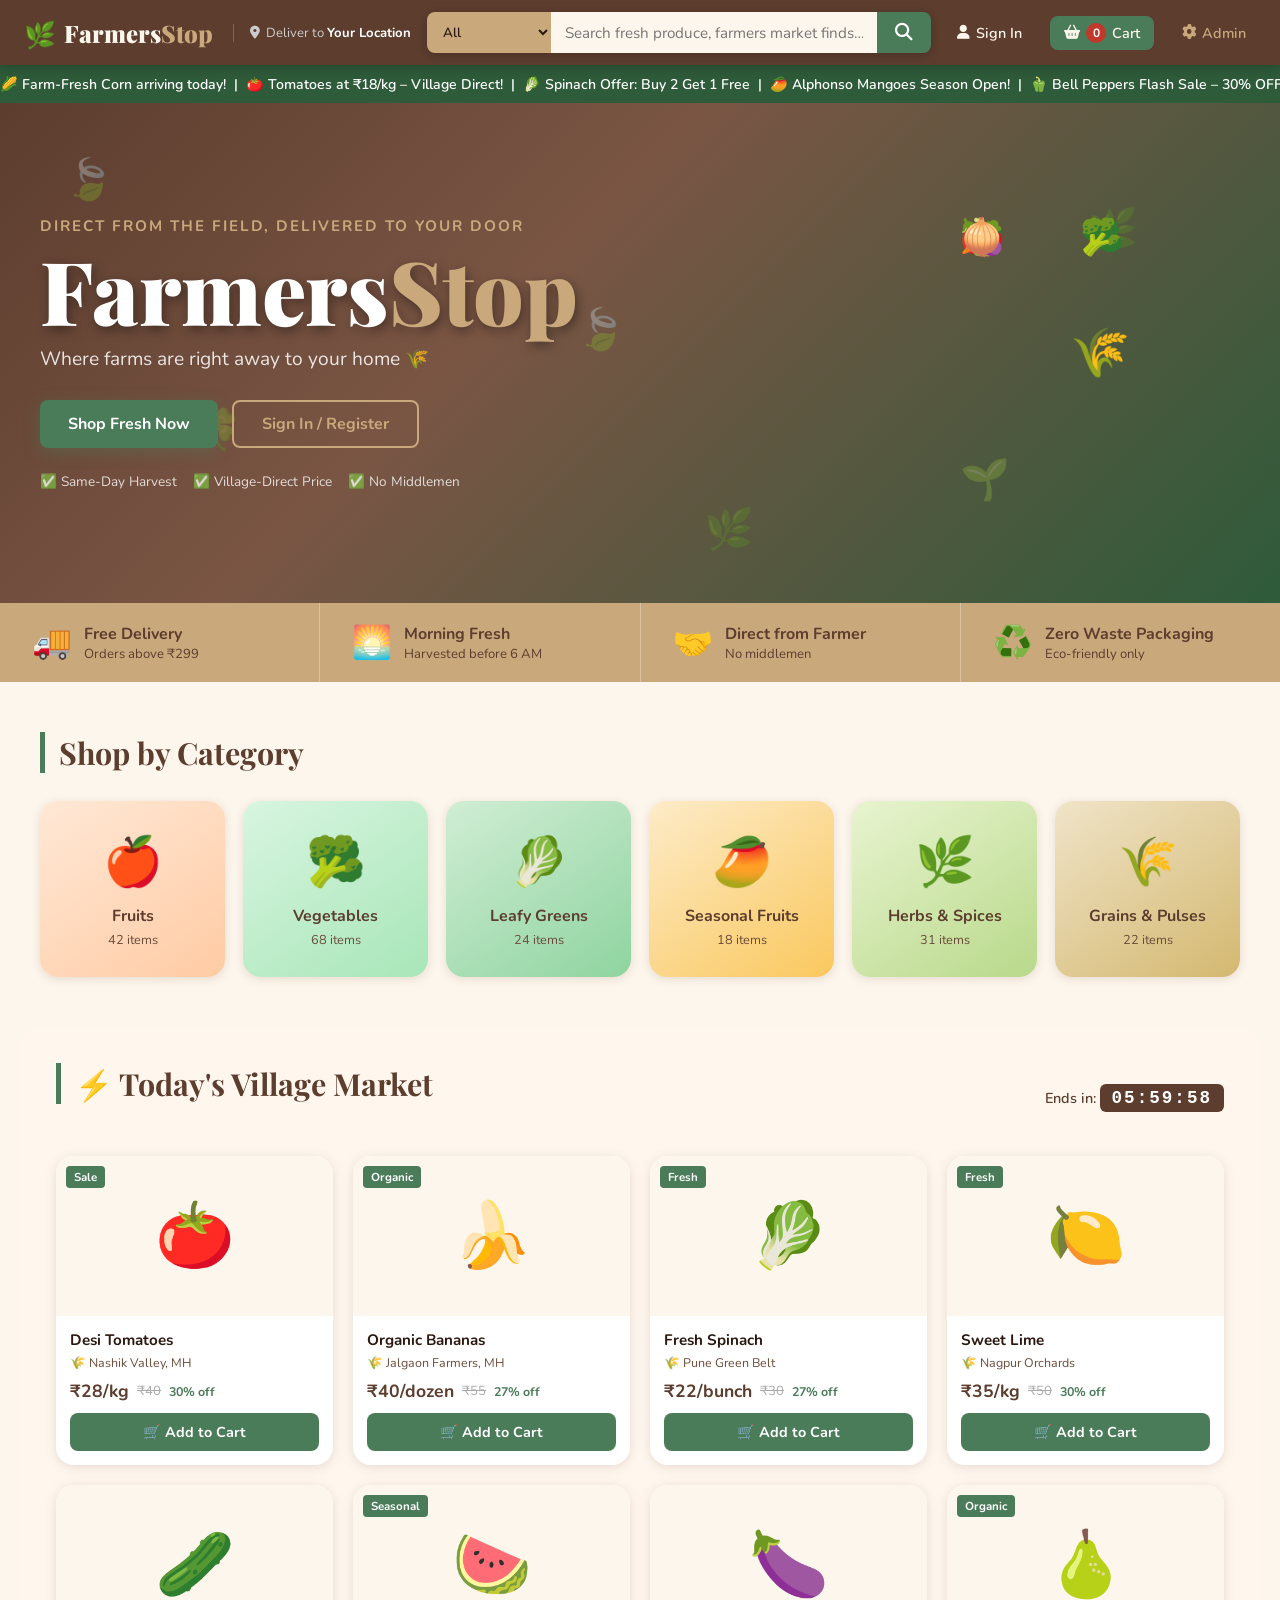
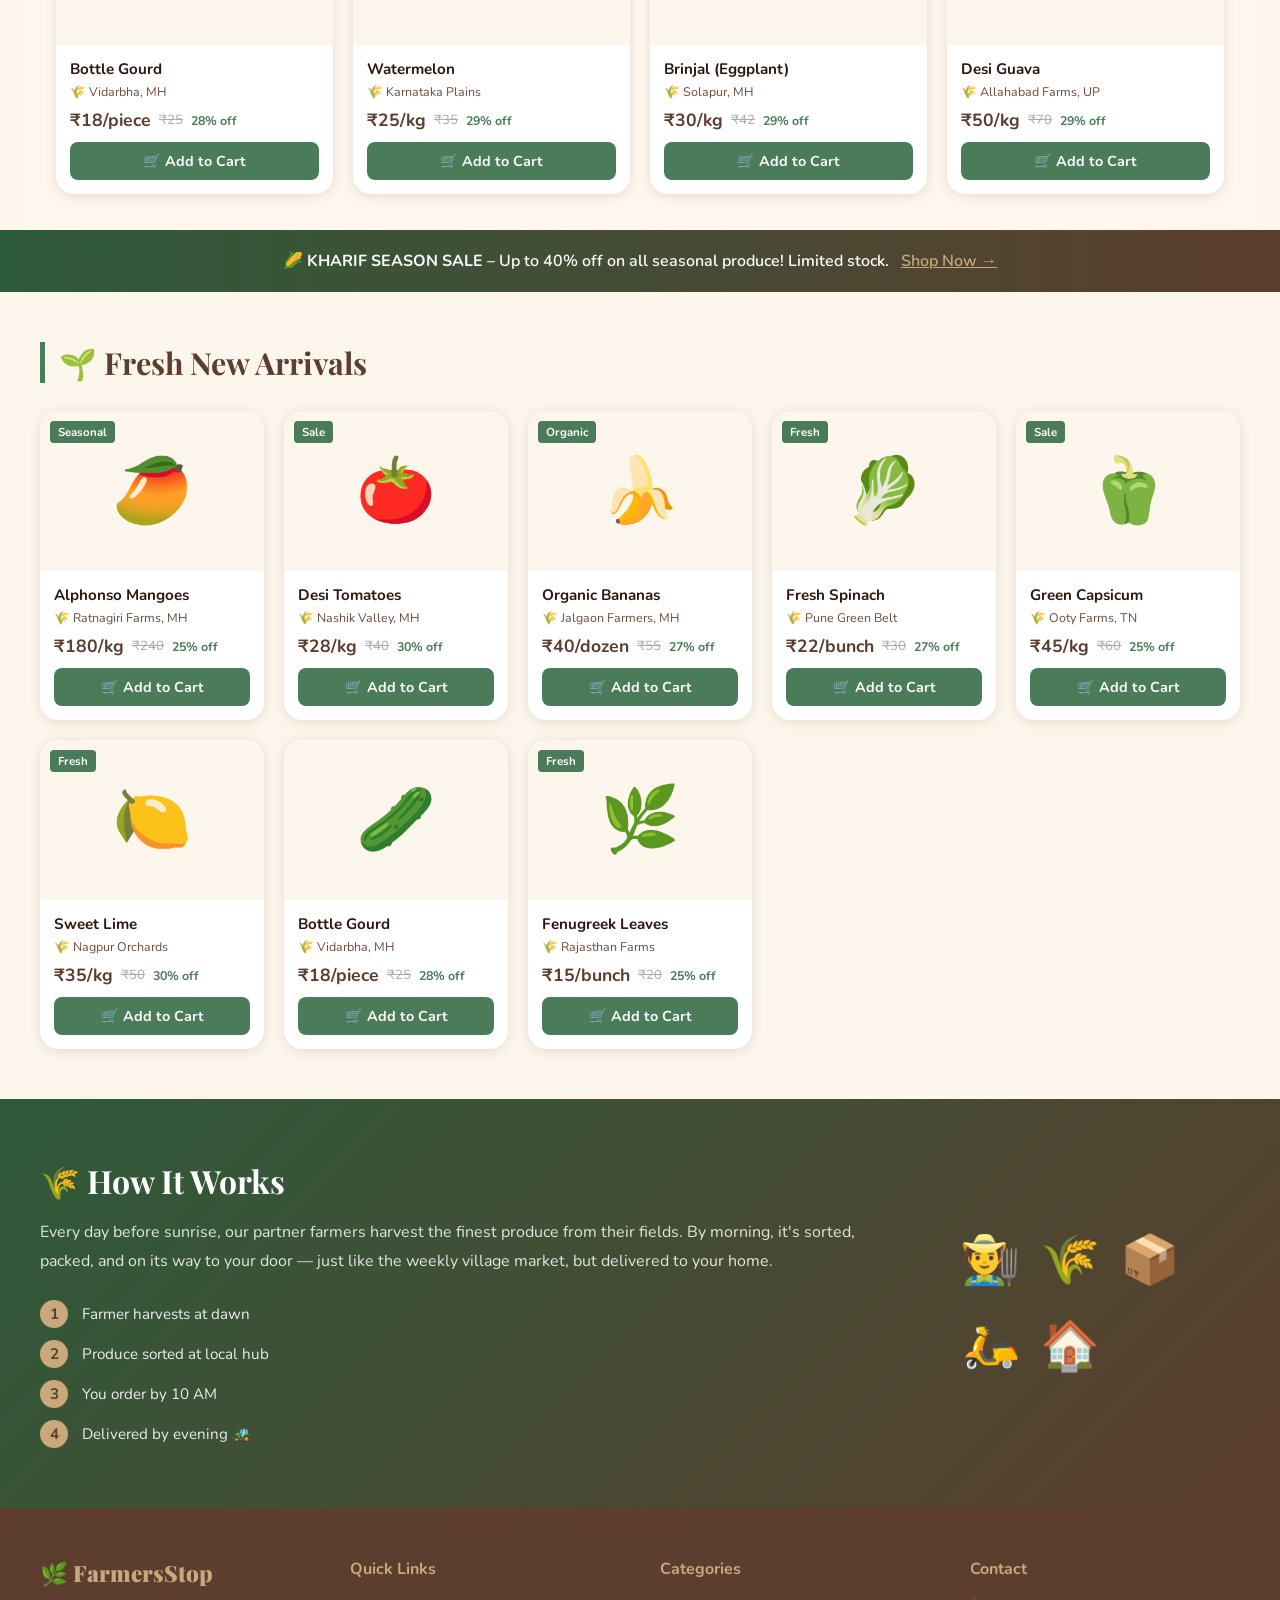
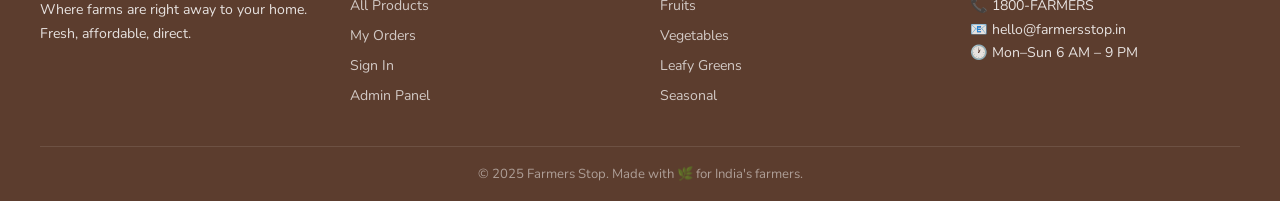
<file: farmers-stop/index.html>
<!DOCTYPE html>
<html lang="en">
<head>
  <meta charset="UTF-8" />
  <meta name="viewport" content="width=device-width, initial-scale=1.0"/>
  <title>Farmers Stop – Where Farms Come Right to Your Home</title>
  <link rel="stylesheet" href="css/style.css"/>
  <link href="https://fonts.googleapis.com/css2?family=Playfair+Display:wght@700;900&family=Nunito:wght@400;600;700&display=swap" rel="stylesheet"/>
  <link rel="stylesheet" href="https://cdnjs.cloudflare.com/ajax/libs/font-awesome/6.5.0/css/all.min.css"/>
</head>
<body>

<!-- ========== NAVBAR ========== -->
<header class="navbar">
  <div class="nav-left">
    <a href="index.html" class="logo">
      <span class="logo-icon">🌿</span>
      <span class="logo-text">Farmers<span class="logo-accent">Stop</span></span>
    </a>
    <div class="location-bar">
      <i class="fa fa-map-marker-alt"></i>
      <span>Deliver to <strong>Your Location</strong></span>
    </div>
  </div>
  <div class="nav-center">
    <form class="search-form" action="products.html" method="get">
      <select name="cat" class="search-cat">
        <option value="">All</option>
        <option value="fruits">Fruits</option>
        <option value="vegetables">Vegetables</option>
        <option value="leafy">Leafy Greens</option>
        <option value="seasonal">Seasonal</option>
      </select>
      <input type="text" name="q" placeholder="Search fresh produce, farmers market finds…" class="search-input"/>
      <button type="submit" class="search-btn"><i class="fa fa-search"></i></button>
    </form>
  </div>
  <div class="nav-right">
    <a href="login.html" class="nav-link"><i class="fa fa-user"></i> Sign In</a>
    <a href="cart.html" class="nav-link cart-link">
      <i class="fa fa-shopping-basket"></i>
      <span class="cart-count" id="cartCount">0</span>
      Cart
    </a>
    <a href="admin.html" class="nav-link admin-link"><i class="fa fa-cog"></i> Admin</a>
  </div>
</header>

<!-- ========== TICKER AD ========== -->
<div class="ticker-wrap">
  <div class="ticker-move">
    🌽 Farm-Fresh Corn arriving today! &nbsp;|&nbsp; 🍅 Tomatoes at ₹18/kg – Village Direct! &nbsp;|&nbsp; 🥬 Spinach Offer: Buy 2 Get 1 Free &nbsp;|&nbsp; 🥭 Alphonso Mangoes Season Open! &nbsp;|&nbsp; 🫑 Bell Peppers Flash Sale – 30% OFF &nbsp;|&nbsp; 🍌 Organic Bananas ₹40/dozen &nbsp;|&nbsp; Free delivery above ₹299 🚜
  </div>
</div>

<!-- ========== HERO ========== -->
<section class="hero">
  <div class="hero-leaves">
    <span class="leaf leaf1">🍃</span>
    <span class="leaf leaf2">🌿</span>
    <span class="leaf leaf3">🍀</span>
    <span class="leaf leaf4">🌱</span>
    <span class="leaf leaf5">🍃</span>
    <span class="leaf leaf6">🌿</span>
  </div>
  <div class="hero-content">
    <p class="hero-tagline">Direct from the field, delivered to your door</p>
    <h1 class="hero-title">Farmers<span class="hero-accent">Stop</span></h1>
    <p class="hero-sub">Where farms are right away to your home 🌾</p>
    <div class="hero-btns">
      <a href="products.html" class="btn-primary">Shop Fresh Now</a>
      <a href="login.html" class="btn-outline">Sign In / Register</a>
    </div>
    <div class="hero-badges">
      <span>✅ Same-Day Harvest</span>
      <span>✅ Village-Direct Price</span>
      <span>✅ No Middlemen</span>
    </div>
  </div>
  <div class="hero-image">
    <div class="produce-circle">
      <div class="produce-item p1">🥦</div>
      <div class="produce-item p2">🍅</div>
      <div class="produce-item p3">🥕</div>
      <div class="produce-item p4">🫑</div>
      <div class="produce-item p5">🍆</div>
      <div class="produce-item p6">🧅</div>
      <div class="produce-center">🌾</div>
    </div>
  </div>
</section>

<!-- ========== OFFER BANNER ========== -->
<section class="offer-strip">
  <div class="offer-card">
    <span class="offer-emoji">🚚</span>
    <div><strong>Free Delivery</strong><br/>Orders above ₹299</div>
  </div>
  <div class="offer-card">
    <span class="offer-emoji">🌅</span>
    <div><strong>Morning Fresh</strong><br/>Harvested before 6 AM</div>
  </div>
  <div class="offer-card">
    <span class="offer-emoji">🤝</span>
    <div><strong>Direct from Farmer</strong><br/>No middlemen</div>
  </div>
  <div class="offer-card">
    <span class="offer-emoji">♻️</span>
    <div><strong>Zero Waste Packaging</strong><br/>Eco-friendly only</div>
  </div>
</section>

<!-- ========== CATEGORIES ========== -->
<section class="section categories-section">
  <h2 class="section-title">Shop by Category</h2>
  <div class="categories-grid">
    <a href="products.html?cat=fruits" class="cat-card cat-fruits">
      <div class="cat-icon">🍎</div>
      <div class="cat-name">Fruits</div>
      <div class="cat-count">42 items</div>
    </a>
    <a href="products.html?cat=vegetables" class="cat-card cat-vegetables">
      <div class="cat-icon">🥦</div>
      <div class="cat-name">Vegetables</div>
      <div class="cat-count">68 items</div>
    </a>
    <a href="products.html?cat=leafy" class="cat-card cat-leafy">
      <div class="cat-icon">🥬</div>
      <div class="cat-name">Leafy Greens</div>
      <div class="cat-count">24 items</div>
    </a>
    <a href="products.html?cat=seasonal" class="cat-card cat-seasonal">
      <div class="cat-icon">🥭</div>
      <div class="cat-name">Seasonal Fruits</div>
      <div class="cat-count">18 items</div>
    </a>
    <a href="products.html?cat=herbs" class="cat-card cat-herbs">
      <div class="cat-icon">🌿</div>
      <div class="cat-name">Herbs & Spices</div>
      <div class="cat-count">31 items</div>
    </a>
    <a href="products.html?cat=grains" class="cat-card cat-grains">
      <div class="cat-icon">🌾</div>
      <div class="cat-name">Grains & Pulses</div>
      <div class="cat-count">22 items</div>
    </a>
  </div>
</section>

<!-- ========== TODAY'S MARKET (Flash Sale) ========== -->
<section class="section flash-section">
  <div class="flash-header">
    <h2 class="section-title">⚡ Today's Village Market</h2>
    <div class="flash-timer">
      Ends in: <span id="countdown" class="timer-display">05:42:18</span>
    </div>
  </div>
  <div class="products-grid" id="flashProducts">
    <!-- JS fills this -->
  </div>
</section>

<!-- ========== ADS BANNER ========== -->
<div class="ad-banner">
  <div class="ad-slide active">
    🌽 <strong>KHARIF SEASON SALE</strong> – Up to 40% off on all seasonal produce! Limited stock. <a href="products.html?sale=1">Shop Now →</a>
  </div>
  <div class="ad-slide">
    🍋 <strong>LEMON FEST</strong> – Fresh lemons ₹10/piece, direct from Vidarbha farms! <a href="products.html?cat=fruits">Grab Now →</a>
  </div>
  <div class="ad-slide">
    🥕 <strong>CARROT BONANZA</strong> – Organic Nantes Carrots just ₹35/kg! <a href="products.html?cat=vegetables">Order Now →</a>
  </div>
</div>

<!-- ========== NEW ARRIVALS ========== -->
<section class="section">
  <h2 class="section-title">🌱 Fresh New Arrivals</h2>
  <div class="products-grid" id="newArrivals"><!-- JS fills --></div>
</section>

<!-- ========== FARMER STORY ========== -->
<section class="farmer-story">
  <div class="story-text">
    <h2>🌾 How It Works</h2>
    <p>Every day before sunrise, our partner farmers harvest the finest produce from their fields. By morning, it's sorted, packed, and on its way to your door — just like the weekly village market, but delivered to your home.</p>
    <ul class="story-steps">
      <li><span>1</span> Farmer harvests at dawn</li>
      <li><span>2</span> Produce sorted at local hub</li>
      <li><span>3</span> You order by 10 AM</li>
      <li><span>4</span> Delivered by evening 🚜</li>
    </ul>
  </div>
  <div class="story-visual">
    <div class="story-icon-grid">
      <div>🧑‍🌾</div><div>🌾</div><div>📦</div><div>🛵</div><div>🏠</div>
    </div>
  </div>
</section>

<!-- ========== FOOTER ========== -->
<footer class="footer">
  <div class="footer-grid">
    <div>
      <div class="footer-logo">🌿 FarmersStop</div>
      <p>Where farms are right away to your home. Fresh, affordable, direct.</p>
    </div>
    <div>
      <h4>Quick Links</h4>
      <ul>
        <li><a href="products.html">All Products</a></li>
        <li><a href="orders.html">My Orders</a></li>
        <li><a href="login.html">Sign In</a></li>
        <li><a href="admin.html">Admin Panel</a></li>
      </ul>
    </div>
    <div>
      <h4>Categories</h4>
      <ul>
        <li><a href="products.html?cat=fruits">Fruits</a></li>
        <li><a href="products.html?cat=vegetables">Vegetables</a></li>
        <li><a href="products.html?cat=leafy">Leafy Greens</a></li>
        <li><a href="products.html?cat=seasonal">Seasonal</a></li>
      </ul>
    </div>
    <div>
      <h4>Contact</h4>
      <p>📞 1800-FARMERS</p>
      <p>📧 hello@farmersstop.in</p>
      <p>🕐 Mon–Sun 6 AM – 9 PM</p>
    </div>
  </div>
  <div class="footer-bottom">© 2025 Farmers Stop. Made with 🌿 for India's farmers.</div>
</footer>

<script src="js/data.js"></script>
<script src="js/main.js"></script>
</body>
</html>
</file>
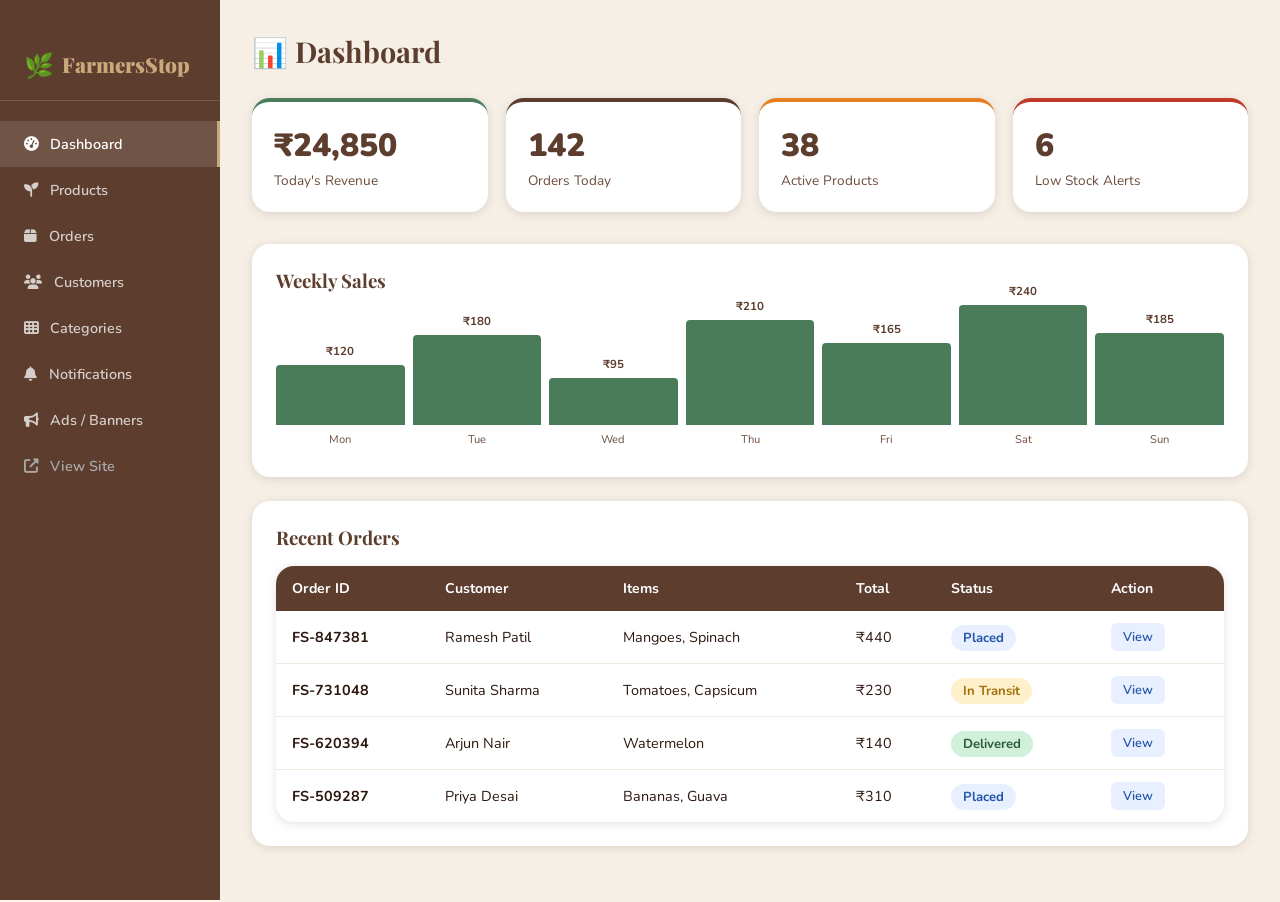
<file: farmers-stop/admin.html>
<!DOCTYPE html>
<html lang="en">
<head>
  <meta charset="UTF-8"/>
  <meta name="viewport" content="width=device-width, initial-scale=1.0"/>
  <title>Admin – Farmers Stop</title>
  <link rel="stylesheet" href="css/style.css"/>
  <link href="https://fonts.googleapis.com/css2?family=Playfair+Display:wght@700;900&family=Nunito:wght@400;600;700&display=swap" rel="stylesheet"/>
  <link rel="stylesheet" href="https://cdnjs.cloudflare.com/ajax/libs/font-awesome/6.5.0/css/all.min.css"/>
  <style>
    .section-box {
      background:white;border-radius:var(--radius-lg);padding:24px;
      box-shadow:0 2px 10px var(--shadow);margin-bottom:24px;
    }
    .add-product-form { display:none; }
    .add-product-form.open { display:block; }
    .admin-search { padding:10px 16px;border:1.5px solid var(--border);border-radius:8px;width:260px;font-family:'Nunito',sans-serif;outline:none; }
    .notification-item {
      display:flex;align-items:center;gap:14px;padding:12px 0;
      border-bottom:1px solid #F0E8DC;
    }
    .notification-item:last-child { border-bottom:none; }
    .notif-dot { width:10px;height:10px;border-radius:50%;background:var(--leaf);flex-shrink:0; }
    .notif-dot.red { background:var(--fruit-red); }
    .notif-dot.orange { background:var(--mango); }
    .chart-bar-wrap { display:flex;align-items:flex-end;gap:8px;height:120px;margin-top:12px; }
    .chart-bar {
      flex:1;background:var(--leaf);border-radius:4px 4px 0 0;
      min-width:20px;position:relative;transition:height 0.5s;
    }
    .chart-bar .label { position:absolute;bottom:-22px;width:100%;text-align:center;font-size:0.7rem;color:var(--text-light); }
    .chart-bar .val { position:absolute;top:-22px;width:100%;text-align:center;font-size:0.72rem;font-weight:700;color:var(--mud); }
  </style>
</head>
<body>

<div class="admin-layout">

  <!-- SIDEBAR -->
  <aside class="admin-sidebar">
    <div class="logo" style="padding:24px 24px 20px;border-bottom:1px solid rgba(255,255,255,0.15);">
      🌿 <span style="font-family:'Playfair Display',serif;font-size:1.3rem;font-weight:900;color:var(--soil)">FarmersStop</span>
    </div>
    <nav class="admin-nav">
      <a href="#dashboard" onclick="showSection('dashboard',this)" class="active"><i class="fa fa-tachometer-alt"></i> Dashboard</a>
      <a href="#products" onclick="showSection('products',this)"><i class="fa fa-seedling"></i> Products</a>
      <a href="#orders" onclick="showSection('orders',this)"><i class="fa fa-box"></i> Orders</a>
      <a href="#customers" onclick="showSection('customers',this)"><i class="fa fa-users"></i> Customers</a>
      <a href="#categories" onclick="showSection('categories',this)"><i class="fa fa-th"></i> Categories</a>
      <a href="#notifications" onclick="showSection('notifications',this)"><i class="fa fa-bell"></i> Notifications</a>
      <a href="#ads" onclick="showSection('ads',this)"><i class="fa fa-bullhorn"></i> Ads / Banners</a>
      <a href="index.html" style="margin-top:auto;color:#aaa;"><i class="fa fa-external-link-alt"></i> View Site</a>
    </nav>
  </aside>

  <!-- MAIN -->
  <main class="admin-main">

    <!-- DASHBOARD -->
    <div id="sec-dashboard">
      <h1>📊 Dashboard</h1>
      <div class="stats-grid">
        <div class="stat-card">
          <div class="stat-val">₹24,850</div>
          <div class="stat-label">Today's Revenue</div>
        </div>
        <div class="stat-card mud-top">
          <div class="stat-val">142</div>
          <div class="stat-label">Orders Today</div>
        </div>
        <div class="stat-card mango-top">
          <div class="stat-val">38</div>
          <div class="stat-label">Active Products</div>
        </div>
        <div class="stat-card red-top">
          <div class="stat-val">6</div>
          <div class="stat-label">Low Stock Alerts</div>
        </div>
      </div>

      <!-- MINI CHART -->
      <div class="section-box">
        <h3 style="font-family:'Playfair Display',serif;color:var(--mud);margin-bottom:4px">Weekly Sales</h3>
        <div class="chart-bar-wrap" id="salesChart"></div>
        <div style="height:28px"></div>
      </div>

      <!-- RECENT ORDERS -->
      <div class="section-box">
        <h3 style="font-family:'Playfair Display',serif;color:var(--mud);margin-bottom:16px">Recent Orders</h3>
        <table class="admin-table">
          <thead><tr><th>Order ID</th><th>Customer</th><th>Items</th><th>Total</th><th>Status</th><th>Action</th></tr></thead>
          <tbody id="recentOrdersTable"></tbody>
        </table>
      </div>
    </div>

    <!-- PRODUCTS -->
    <div id="sec-products" style="display:none">
      <div style="display:flex;justify-content:space-between;align-items:center;flex-wrap:wrap;gap:12px;margin-bottom:24px">
        <h1>🌿 Products</h1>
        <div style="display:flex;gap:10px;align-items:center;flex-wrap:wrap">
          <input class="admin-search" placeholder="🔍 Search products…" oninput="searchAdminProducts(this.value)" />
          <button class="btn-primary" onclick="toggleAddProduct()">+ Add Product</button>
        </div>
      </div>

      <!-- ADD PRODUCT FORM -->
      <div class="section-box add-product-form" id="addProductForm">
        <h3 style="font-family:'Playfair Display',serif;color:var(--mud);margin-bottom:20px">Add New Product</h3>
        <div style="display:grid;grid-template-columns:repeat(auto-fill,minmax(200px,1fr));gap:16px;">
          <div class="form-group"><label>Product Name</label><input type="text" id="apName" placeholder="e.g. Fresh Tomatoes"/></div>
          <div class="form-group"><label>Emoji</label><input type="text" id="apEmoji" placeholder="🍅" maxlength="4"/></div>
          <div class="form-group"><label>Category</label>
            <select id="apCat" style="width:100%;padding:12px;border:1.5px solid var(--border);border-radius:8px;outline:none;font-family:'Nunito',sans-serif;">
              <option value="fruits">Fruits</option>
              <option value="vegetables">Vegetables</option>
              <option value="leafy">Leafy Greens</option>
              <option value="seasonal">Seasonal</option>
              <option value="herbs">Herbs</option>
            </select>
          </div>
          <div class="form-group"><label>Price (₹)</label><input type="number" id="apPrice" placeholder="28"/></div>
          <div class="form-group"><label>MRP (₹)</label><input type="number" id="apMrp" placeholder="40"/></div>
          <div class="form-group"><label>Unit</label><input type="text" id="apUnit" placeholder="kg / bunch / piece"/></div>
          <div class="form-group"><label>Farm Name</label><input type="text" id="apFarm" placeholder="Village, State"/></div>
        </div>
        <button class="btn-primary" onclick="addProduct()" style="margin-top:16px">Save Product</button>
        <button onclick="toggleAddProduct()" style="margin-left:12px;padding:10px 20px;background:var(--cream);border:1.5px solid var(--border);border-radius:8px;cursor:pointer;font-family:'Nunito',sans-serif;font-weight:600;">Cancel</button>
      </div>

      <table class="admin-table" id="productsAdminTable">
        <thead><tr><th>Emoji</th><th>Name</th><th>Category</th><th>Price</th><th>MRP</th><th>Farm</th><th>Actions</th></tr></thead>
        <tbody id="productsAdminBody"></tbody>
      </table>
    </div>

    <!-- ORDERS -->
    <div id="sec-orders" style="display:none">
      <h1 style="margin-bottom:24px">📦 All Orders</h1>
      <table class="admin-table">
        <thead><tr><th>Order ID</th><th>Customer</th><th>Date</th><th>Items</th><th>Total</th><th>Status</th><th>Update</th></tr></thead>
        <tbody id="ordersAdminTable"></tbody>
      </table>
    </div>

    <!-- CUSTOMERS -->
    <div id="sec-customers" style="display:none">
      <h1 style="margin-bottom:24px">👥 Customers</h1>
      <table class="admin-table">
        <thead><tr><th>Name</th><th>Phone</th><th>Location</th><th>Orders</th><th>Spent</th></tr></thead>
        <tbody>
          <tr><td>Ramesh Patil</td><td>9876543210</td><td>Pune</td><td>12</td><td>₹3,400</td></tr>
          <tr><td>Sunita Sharma</td><td>9765432109</td><td>Mumbai</td><td>8</td><td>₹2,100</td></tr>
          <tr><td>Arjun Nair</td><td>9654321098</td><td>Nashik</td><td>21</td><td>₹6,800</td></tr>
          <tr><td>Priya Desai</td><td>9543210987</td><td>Nagpur</td><td>5</td><td>₹1,250</td></tr>
          <tr><td>Mohan Kumar</td><td>9432109876</td><td>Aurangabad</td><td>14</td><td>₹4,100</td></tr>
        </tbody>
      </table>
    </div>

    <!-- CATEGORIES -->
    <div id="sec-categories" style="display:none">
      <h1 style="margin-bottom:24px">🗂️ Categories</h1>
      <div style="display:grid;grid-template-columns:repeat(auto-fill,minmax(220px,1fr));gap:18px;">
        <div class="stat-card"><div class="stat-val">42</div><div class="stat-label">🍎 Fruits</div></div>
        <div class="stat-card mud-top"><div class="stat-val">68</div><div class="stat-label">🥦 Vegetables</div></div>
        <div class="stat-card mango-top"><div class="stat-val">24</div><div class="stat-label">🥬 Leafy Greens</div></div>
        <div class="stat-card red-top"><div class="stat-val">18</div><div class="stat-label">🥭 Seasonal</div></div>
        <div class="stat-card"><div class="stat-val">31</div><div class="stat-label">🌿 Herbs</div></div>
        <div class="stat-card mud-top"><div class="stat-val">22</div><div class="stat-label">🌾 Grains</div></div>
      </div>
    </div>

    <!-- NOTIFICATIONS -->
    <div id="sec-notifications" style="display:none">
      <h1 style="margin-bottom:24px">🔔 Notifications & Reminders</h1>
      <div class="section-box">
        <h3 style="font-family:'Playfair Display',serif;color:var(--mud);margin-bottom:16px">Recent Alerts</h3>
        <div class="notification-item"><div class="notif-dot red"></div><div><strong>Low Stock: Alphonso Mangoes</strong><br/><span style="font-size:0.82rem;color:var(--text-light)">Only 5kg remaining – 2 mins ago</span></div></div>
        <div class="notification-item"><div class="notif-dot orange"></div><div><strong>New Order: FS-847381</strong><br/><span style="font-size:0.82rem;color:var(--text-light)">Ramesh Patil ordered ₹440 – 8 mins ago</span></div></div>
        <div class="notification-item"><div class="notif-dot"></div><div><strong>Delivery Confirmed: FS-731048</strong><br/><span style="font-size:0.82rem;color:var(--text-light)">Delivered to Sunita Sharma – 22 mins ago</span></div></div>
        <div class="notification-item"><div class="notif-dot red"></div><div><strong>Low Stock: Fenugreek Leaves</strong><br/><span style="font-size:0.82rem;color:var(--text-light)">3 bunches left – 1 hr ago</span></div></div>
        <div class="notification-item"><div class="notif-dot orange"></div><div><strong>Flash Sale ends in 2 hours</strong><br/><span style="font-size:0.82rem;color:var(--text-light)">Today's market sale ending soon</span></div></div>
      </div>

      <!-- SEND NOTIFICATION FORM -->
      <div class="section-box">
        <h3 style="font-family:'Playfair Display',serif;color:var(--mud);margin-bottom:16px">Send Customer Notification</h3>
        <div class="form-group"><label>Message</label><input type="text" id="notifMsg" placeholder="e.g. Flash sale! 30% off all vegetables today…" style="width:100%"/></div>
        <div style="display:flex;gap:12px;margin-top:12px;flex-wrap:wrap">
          <button class="btn-primary" onclick="sendNotif()">📨 Send to All Customers</button>
          <button class="btn-outline" onclick="sendNotif()" style="border-color:var(--soil);color:var(--mud)">📱 Send SMS</button>
        </div>
      </div>
    </div>

    <!-- ADS -->
    <div id="sec-ads" style="display:none">
      <h1 style="margin-bottom:24px">📣 Ads & Banners</h1>
      <div class="section-box">
        <h3 style="font-family:'Playfair Display',serif;color:var(--mud);margin-bottom:16px">Running Ads</h3>
        <table class="admin-table">
          <thead><tr><th>Ad Text</th><th>Type</th><th>Status</th><th>Action</th></tr></thead>
          <tbody>
            <tr><td>KHARIF SEASON SALE – Up to 40% off</td><td>Ticker</td><td><span class="order-status status-delivered">Active</span></td><td><button class="action-btn edit-btn">Edit</button></td></tr>
            <tr><td>LEMON FEST – ₹10/piece from Vidarbha</td><td>Banner</td><td><span class="order-status status-delivered">Active</span></td><td><button class="action-btn edit-btn">Edit</button></td></tr>
            <tr><td>CARROT BONANZA – Organic ₹35/kg</td><td>Banner</td><td><span class="order-status status-placed">Scheduled</span></td><td><button class="action-btn edit-btn">Edit</button></td></tr>
          </tbody>
        </table>
        <button class="btn-primary" style="margin-top:16px">+ Create New Ad</button>
      </div>
    </div>

  </main>
</div>

<div class="toast"></div>

<script src="js/data.js"></script>
<script>
document.addEventListener('DOMContentLoaded', () => {
  updateCartCount();
  renderSalesChart();
  renderRecentOrders();
  renderProductsAdmin();
  renderOrdersAdmin();
});

function showSection(name, el) {
  document.querySelectorAll('[id^="sec-"]').forEach(s => s.style.display = 'none');
  document.getElementById('sec-' + name).style.display = 'block';
  document.querySelectorAll('.admin-nav a').forEach(a => a.classList.remove('active'));
  if (el) el.classList.add('active');
}

function renderSalesChart() {
  const data = [120, 180, 95, 210, 165, 240, 185];
  const days = ['Mon','Tue','Wed','Thu','Fri','Sat','Sun'];
  const max = Math.max(...data);
  const el = document.getElementById('salesChart');
  if (!el) return;
  el.innerHTML = data.map((v, i) => `
    <div class="chart-bar" style="height:${(v/max*100)}%">
      <span class="val">₹${v}</span>
      <span class="label">${days[i]}</span>
    </div>
  `).join('');
}

function renderRecentOrders() {
  const orders = [
    { id:'FS-847381', cust:'Ramesh Patil', items:'Mangoes, Spinach', total:'₹440', status:'Placed' },
    { id:'FS-731048', cust:'Sunita Sharma', items:'Tomatoes, Capsicum', total:'₹230', status:'In Transit' },
    { id:'FS-620394', cust:'Arjun Nair', items:'Watermelon', total:'₹140', status:'Delivered' },
    { id:'FS-509287', cust:'Priya Desai', items:'Bananas, Guava', total:'₹310', status:'Placed' },
  ];
  const tbody = document.getElementById('recentOrdersTable');
  if (!tbody) return;
  const sc = { 'Delivered':'status-delivered','In Transit':'status-transit','Placed':'status-placed' };
  tbody.innerHTML = orders.map(o => `
    <tr>
      <td><strong>${o.id}</strong></td>
      <td>${o.cust}</td>
      <td>${o.items}</td>
      <td>${o.total}</td>
      <td><span class="order-status ${sc[o.status]}">${o.status}</span></td>
      <td><button class="action-btn edit-btn">View</button></td>
    </tr>
  `).join('');
}

function renderProductsAdmin(filter = '') {
  const tbody = document.getElementById('productsAdminBody');
  if (!tbody) return;
  const list = PRODUCTS.filter(p => !filter || p.name.toLowerCase().includes(filter.toLowerCase()));
  tbody.innerHTML = list.map(p => `
    <tr>
      <td style="font-size:1.5rem">${p.emoji}</td>
      <td><strong>${p.name}</strong></td>
      <td>${p.cat}</td>
      <td>₹${p.price}/${p.unit}</td>
      <td>₹${p.mrp}</td>
      <td>${p.farm}</td>
      <td>
        <button class="action-btn edit-btn" onclick="alert('Edit feature – connect to backend!')">Edit</button>
        <button class="action-btn del-btn" onclick="deleteProduct(${p.id})">Delete</button>
      </td>
    </tr>
  `).join('');
}

function renderOrdersAdmin() {
  const tbody = document.getElementById('ordersAdminTable');
  if (!tbody) return;
  const orders = [
    { id:'FS-847381', cust:'Ramesh Patil', date:'15/01/2025', items:'2 items', total:'₹440', status:'Placed' },
    { id:'FS-731048', cust:'Sunita Sharma', date:'14/01/2025', items:'3 items', total:'₹230', status:'In Transit' },
    { id:'FS-620394', cust:'Arjun Nair', date:'13/01/2025', items:'1 item', total:'₹140', status:'Delivered' },
  ];
  const sc = { 'Delivered':'status-delivered','In Transit':'status-transit','Placed':'status-placed' };
  tbody.innerHTML = orders.map(o => `
    <tr>
      <td><strong>${o.id}</strong></td>
      <td>${o.cust}</td>
      <td>${o.date}</td>
      <td>${o.items}</td>
      <td>${o.total}</td>
      <td><span class="order-status ${sc[o.status]}">${o.status}</span></td>
      <td>
        <select onchange="updateOrderStatus(this)" style="padding:4px 8px;border:1px solid var(--border);border-radius:6px;font-family:'Nunito',sans-serif;font-size:0.82rem;cursor:pointer">
          <option>Update</option>
          <option>Placed</option>
          <option>Packed</option>
          <option>Dispatched</option>
          <option>In Transit</option>
          <option>Delivered</option>
        </select>
      </td>
    </tr>
  `).join('');
}

function updateOrderStatus(sel) {
  const row = sel.closest('tr');
  const statusCell = row.querySelector('.order-status');
  const newStatus = sel.value;
  if (newStatus === 'Update') return;
  const sc = { 'Delivered':'status-delivered','In Transit':'status-transit','Placed':'status-placed' };
  statusCell.className = 'order-status ' + (sc[newStatus] || 'status-placed');
  statusCell.textContent = newStatus;
  showToast(`✅ Order status updated to "${newStatus}"`);
  sel.value = 'Update';
}

function searchAdminProducts(val) { renderProductsAdmin(val); }
function toggleAddProduct() { document.getElementById('addProductForm').classList.toggle('open'); }
function addProduct() {
  const name = document.getElementById('apName').value;
  if (!name) { showToast('⚠️ Enter product name'); return; }
  showToast(`✅ Product "${name}" added!`);
  toggleAddProduct();
}
function deleteProduct(id) {
  if (confirm('Delete this product?')) { showToast('🗑️ Product deleted'); renderProductsAdmin(); }
}
function sendNotif() {
  const msg = document.getElementById('notifMsg').value;
  if (!msg) { showToast('⚠️ Enter a notification message'); return; }
  showToast('📨 Notification sent to all customers!');
  document.getElementById('notifMsg').value = '';
}
</script>
</body>
</html>
</file>
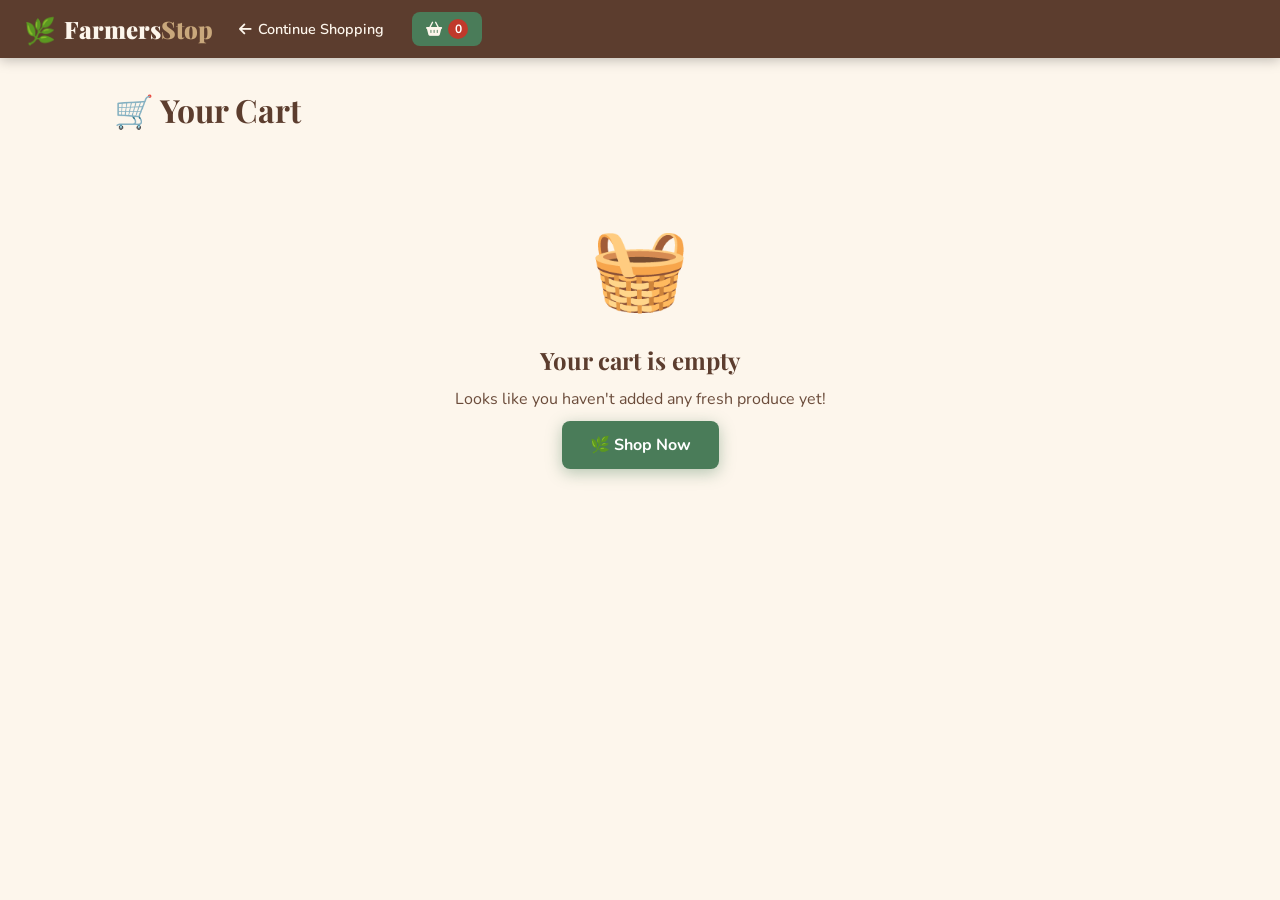
<file: farmers-stop/cart.html>
<!DOCTYPE html>
<html lang="en">
<head>
  <meta charset="UTF-8"/>
  <meta name="viewport" content="width=device-width, initial-scale=1.0"/>
  <title>Cart – Farmers Stop</title>
  <link rel="stylesheet" href="css/style.css"/>
  <link href="https://fonts.googleapis.com/css2?family=Playfair+Display:wght@700;900&family=Nunito:wght@400;600;700&display=swap" rel="stylesheet"/>
  <link rel="stylesheet" href="https://cdnjs.cloudflare.com/ajax/libs/font-awesome/6.5.0/css/all.min.css"/>
</head>
<body>

<header class="navbar">
  <div class="nav-left">
    <a href="index.html" class="logo"><span class="logo-icon">🌿</span><span class="logo-text">Farmers<span class="logo-accent">Stop</span></span></a>
  </div>
  <div class="nav-right">
    <a href="products.html" class="nav-link"><i class="fa fa-arrow-left"></i> Continue Shopping</a>
    <a href="cart.html" class="nav-link cart-link"><i class="fa fa-shopping-basket"></i> <span class="cart-count" id="cartCount">0</span></a>
  </div>
</header>

<div class="cart-page">
  <h1>🛒 Your Cart</h1>

  <div id="emptyCart" style="display:none;text-align:center;padding:60px 20px;">
    <div style="font-size:5rem;margin-bottom:20px">🧺</div>
    <h2 style="color:var(--mud);font-family:'Playfair Display',serif;">Your cart is empty</h2>
    <p style="color:var(--text-light);margin:12px 0 24px;">Looks like you haven't added any fresh produce yet!</p>
    <a href="products.html" class="btn-primary">🌿 Shop Now</a>
  </div>

  <div class="cart-layout" id="cartContent">
    <div class="cart-items" id="cartItemsList"></div>

    <div class="cart-summary">
      <h3>Order Summary</h3>
      <div class="summary-row"><span>Subtotal</span><span id="subtotal">₹0</span></div>
      <div class="summary-row"><span>Delivery</span><span id="delivery">₹40</span></div>
      <div class="summary-row"><span>Discount</span><span id="discount" style="color:var(--leaf)">-₹0</span></div>
      <div class="summary-row total"><span>Total</span><span id="totalPrice">₹0</span></div>

      <div style="background:var(--cream);border-radius:8px;padding:12px;margin-top:14px;font-size:0.85rem;">
        <input type="text" id="couponInput" placeholder="Enter promo code" style="border:1px solid var(--border);padding:8px 12px;border-radius:6px;width:100%;margin-bottom:8px;font-family:'Nunito',sans-serif;outline:none;"/>
        <button onclick="applyCoupon()" style="width:100%;padding:8px;background:var(--soil);color:var(--mud);border:none;border-radius:6px;font-weight:700;cursor:pointer;font-family:'Nunito',sans-serif;">Apply Coupon</button>
      </div>

      <button class="checkout-btn" onclick="location.href='payment.html'">
        Proceed to Checkout 🌾
      </button>

      <div style="font-size:0.78rem;color:var(--text-light);text-align:center;margin-top:12px;">
        🔒 Safe & Secure Checkout
      </div>
    </div>
  </div>

  <!-- SUGGEST FROM CART -->
  <div id="cartSuggest" style="margin-top:40px;display:none">
    <h2 class="section-title">🌱 Often Bought Together</h2>
    <div class="products-grid" id="cartSuggestGrid"></div>
  </div>
</div>

<div class="toast"></div>

<script src="js/data.js"></script>
<script>
document.addEventListener('DOMContentLoaded', () => {
  updateCartCount();
  renderCart();
});

function renderCart() {
  const cart = getCart();
  const empty = document.getElementById('emptyCart');
  const content = document.getElementById('cartContent');

  if (!cart.length) {
    empty.style.display = 'block';
    content.style.display = 'none';
    return;
  }
  empty.style.display = 'none';
  content.style.display = 'flex';

  const list = document.getElementById('cartItemsList');
  list.innerHTML = cart.map(item => `
    <div class="cart-item" id="item-${item.id}">
      <div class="cart-item-img">${item.emoji}</div>
      <div class="cart-item-info">
        <div class="cart-item-name">${item.name}</div>
        <div style="font-size:0.8rem;color:var(--text-light)">🌾 ${item.farm}</div>
        <div class="cart-item-price">₹${item.price}/${item.unit}</div>
        <div class="qty-control">
          <button class="qty-btn" onclick="changeCartQty(${item.id}, -1)">−</button>
          <span class="qty-num" id="qty-${item.id}">${item.qty}</span>
          <button class="qty-btn" onclick="changeCartQty(${item.id}, 1)">+</button>
        </div>
      </div>
      <div style="text-align:right">
        <div style="font-weight:700;color:var(--mud);font-size:1.1rem">₹${item.price * item.qty}</div>
        <button class="remove-btn" onclick="removeItem(${item.id})"><i class="fa fa-trash"></i></button>
      </div>
    </div>
  `).join('');

  updateSummary();
  renderCartSuggestions(cart);
}

function changeCartQty(id, delta) {
  const cart = getCart();
  const item = cart.find(i => i.id === id);
  if (!item) return;
  item.qty = Math.max(1, item.qty + delta);
  saveCart(cart);
  renderCart();
}

function removeItem(id) {
  let cart = getCart();
  cart = cart.filter(i => i.id !== id);
  saveCart(cart);
  renderCart();
  showToast('🗑️ Item removed from cart');
}

function updateSummary() {
  const cart = getCart();
  const subtotal = cart.reduce((s, i) => s + i.price * i.qty, 0);
  const delivery = subtotal >= 299 ? 0 : 40;
  const total = subtotal + delivery;
  document.getElementById('subtotal').textContent = `₹${subtotal}`;
  document.getElementById('delivery').textContent = delivery === 0 ? 'FREE 🎉' : `₹${delivery}`;
  document.getElementById('totalPrice').textContent = `₹${total}`;
  localStorage.setItem('fs_order_total', total);
}

function applyCoupon() {
  const code = document.getElementById('couponInput').value.trim().toUpperCase();
  if (code === 'FRESH10') {
    document.getElementById('discount').textContent = '-₹10';
    showToast('🎉 Coupon FRESH10 applied! ₹10 off');
  } else if (code === 'FARM20') {
    document.getElementById('discount').textContent = '-₹20';
    showToast('🎉 Coupon FARM20 applied! ₹20 off');
  } else {
    showToast('❌ Invalid coupon code');
  }
}

function renderCartSuggestions(cart) {
  if (!cart.length) return;
  const cats = [...new Set(cart.map(i => i.cat))];
  const ids = cart.map(i => i.id);
  const sugg = PRODUCTS.filter(p => cats.includes(p.cat) && !ids.includes(p.id)).slice(0, 4);
  if (sugg.length) {
    document.getElementById('cartSuggest').style.display = 'block';
    document.getElementById('cartSuggestGrid').innerHTML = sugg.map(renderProductCard).join('');
  }
}
</script>
</body>
</html>
</file>
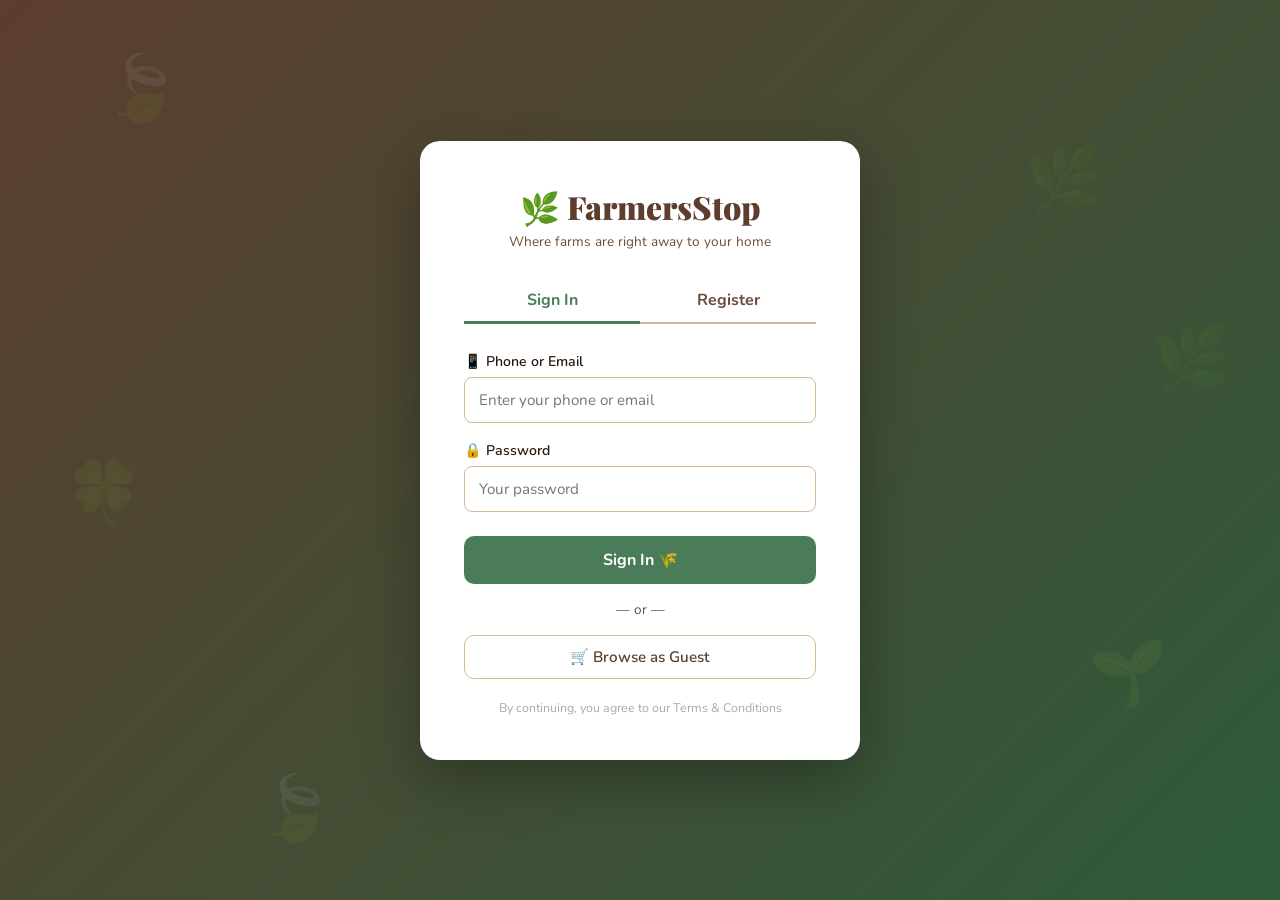
<file: farmers-stop/login.html>
<!DOCTYPE html>
<html lang="en">
<head>
  <meta charset="UTF-8"/>
  <meta name="viewport" content="width=device-width, initial-scale=1.0"/>
  <title>Sign In – Farmers Stop</title>
  <link rel="stylesheet" href="css/style.css"/>
  <link href="https://fonts.googleapis.com/css2?family=Playfair+Display:wght@700;900&family=Nunito:wght@400;600;700&display=swap" rel="stylesheet"/>
</head>
<body>
<div class="auth-page">
  <!-- Animated leaves background -->
  <div class="auth-leaves">
    <span style="top:5%;left:8%">🍃</span>
    <span style="top:15%;left:80%;animation-delay:1s">🌿</span>
    <span style="top:50%;left:5%;animation-delay:2s">🍀</span>
    <span style="top:70%;left:85%;animation-delay:0.5s">🌱</span>
    <span style="top:85%;left:20%;animation-delay:1.5s">🍃</span>
    <span style="top:35%;left:90%;animation-delay:2.5s">🌿</span>
    <span style="top:60%;left:50%;animation-delay:3s">🍀</span>
  </div>

  <div class="auth-box">
    <div class="auth-logo">
      <h1>🌿 FarmersStop</h1>
      <p>Where farms are right away to your home</p>
    </div>

    <!-- Tabs -->
    <div class="auth-tabs">
      <div class="auth-tab active" onclick="showTab('login')">Sign In</div>
      <div class="auth-tab" onclick="showTab('register')">Register</div>
    </div>

    <!-- LOGIN FORM -->
    <div id="loginForm">
      <div class="form-group">
        <label>📱 Phone or Email</label>
        <input type="text" id="loginId" placeholder="Enter your phone or email" />
      </div>
      <div class="form-group">
        <label>🔒 Password</label>
        <input type="password" id="loginPass" placeholder="Your password" />
      </div>
      <button class="auth-btn" onclick="doLogin()">Sign In 🌾</button>
      <div class="auth-divider">— or —</div>
      <button class="guest-btn" onclick="guestBrowse()">🛒 Browse as Guest</button>
    </div>

    <!-- REGISTER FORM -->
    <div id="registerForm" style="display:none">
      <div class="form-group">
        <label>👤 Full Name</label>
        <input type="text" id="regName" placeholder="Your full name" />
      </div>
      <div class="form-group">
        <label>📱 Phone Number</label>
        <input type="tel" id="regPhone" placeholder="+91 XXXXXXXXXX" />
      </div>
      <div class="form-group">
        <label>📧 Email (optional)</label>
        <input type="email" id="regEmail" placeholder="your@email.com" />
      </div>
      <div class="form-group">
        <label>📍 Delivery Address</label>
        <input type="text" id="regAddress" placeholder="Your full address" />
      </div>
      <div class="form-group">
        <label>🔒 Password</label>
        <input type="password" id="regPass" placeholder="Create a password" />
      </div>
      <button class="auth-btn" onclick="doRegister()">Create Account 🌱</button>
      <div class="auth-divider">— or —</div>
      <button class="guest-btn" onclick="guestBrowse()">🛒 Browse as Guest</button>
    </div>

    <p style="text-align:center;font-size:0.78rem;color:#aaa;margin-top:20px">
      By continuing, you agree to our Terms & Conditions
    </p>
  </div>
</div>

<div class="toast" id="authToast"></div>

<script>
function showTab(tab) {
  document.querySelectorAll('.auth-tab').forEach((t,i) => {
    t.classList.toggle('active', (i===0 && tab==='login') || (i===1 && tab==='register'));
  });
  document.getElementById('loginForm').style.display = tab==='login' ? 'block' : 'none';
  document.getElementById('registerForm').style.display = tab==='register' ? 'block' : 'none';
}

function toast(msg) {
  const t = document.getElementById('authToast');
  t.textContent = msg;
  t.classList.add('show');
  setTimeout(() => t.classList.remove('show'), 3000);
}

function doLogin() {
  const id = document.getElementById('loginId').value.trim();
  const pass = document.getElementById('loginPass').value;
  if (!id || !pass) { toast('⚠️ Please fill in all fields'); return; }
  // Admin check
  if (id === 'admin' && pass === 'admin123') {
    localStorage.setItem('fs_user', JSON.stringify({ name: 'Admin', role: 'admin' }));
    window.location.href = 'admin.html';
    return;
  }
  // Normal login
  localStorage.setItem('fs_user', JSON.stringify({ name: id, role: 'user' }));
  toast('✅ Welcome back! Redirecting…');
  setTimeout(() => window.location.href = 'index.html', 1200);
}

function doRegister() {
  const name = document.getElementById('regName').value.trim();
  const phone = document.getElementById('regPhone').value.trim();
  const pass = document.getElementById('regPass').value;
  if (!name || !phone || !pass) { toast('⚠️ Please fill required fields'); return; }
  localStorage.setItem('fs_user', JSON.stringify({ name, phone, role: 'user' }));
  toast('🎉 Account created! Welcome to FarmersStop!');
  setTimeout(() => window.location.href = 'index.html', 1500);
}

function guestBrowse() {
  window.location.href = 'products.html';
}
</script>
</body>
</html>
</file>
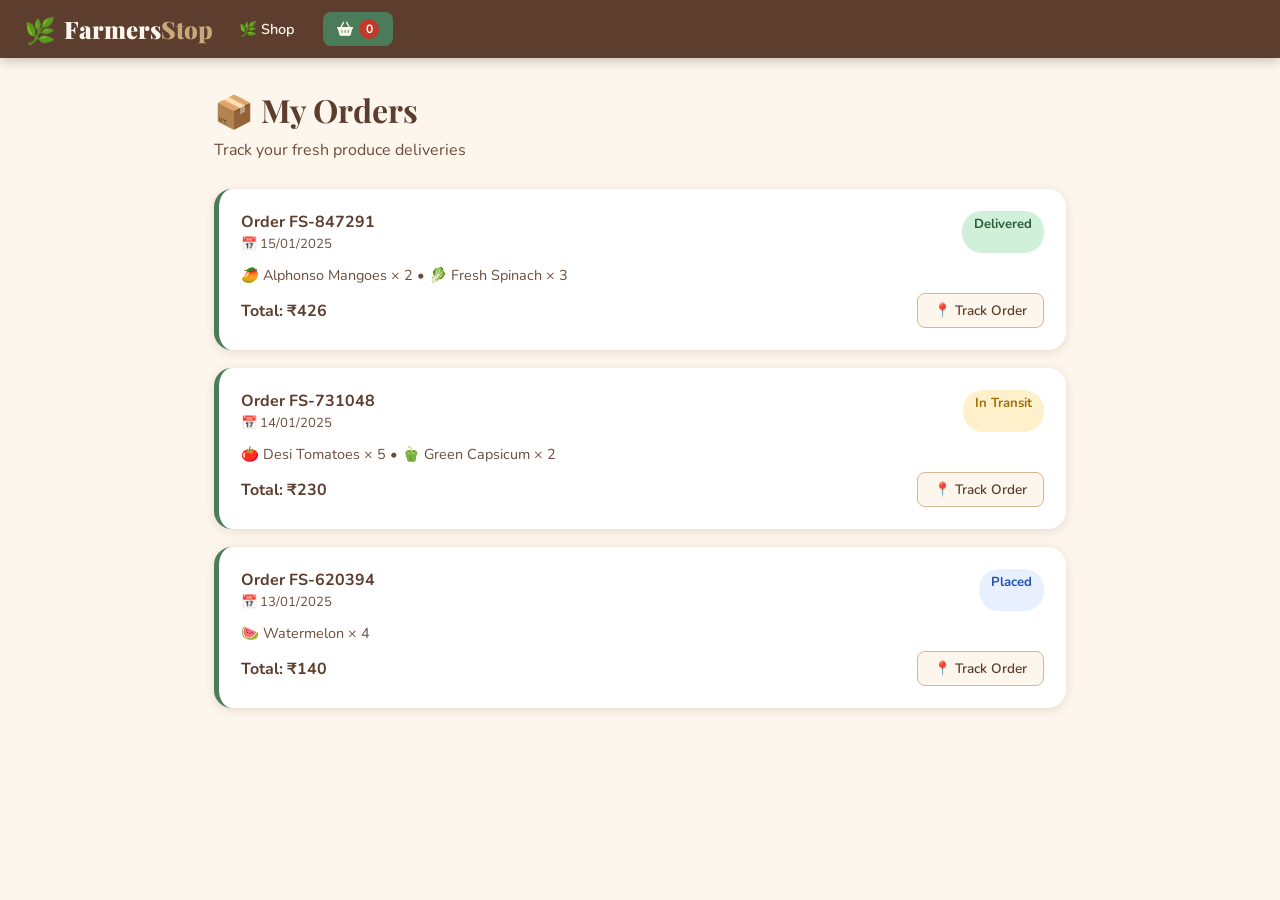
<file: farmers-stop/orders.html>
<!DOCTYPE html>
<html lang="en">
<head>
  <meta charset="UTF-8"/>
  <meta name="viewport" content="width=device-width, initial-scale=1.0"/>
  <title>My Orders – Farmers Stop</title>
  <link rel="stylesheet" href="css/style.css"/>
  <link href="https://fonts.googleapis.com/css2?family=Playfair+Display:wght@700;900&family=Nunito:wght@400;600;700&display=swap" rel="stylesheet"/>
  <link rel="stylesheet" href="https://cdnjs.cloudflare.com/ajax/libs/font-awesome/6.5.0/css/all.min.css"/>
  <style>
    .tracker-steps { display:flex;gap:0;margin:16px 0 24px;overflow-x:auto; }
    .tr-step {
      flex:1;min-width:100px;text-align:center;padding:12px 8px;
      font-size:0.78rem;font-weight:600;color:#ccc;position:relative;
    }
    .tr-step::after {
      content:'';position:absolute;top:20px;left:50%;right:-50%;
      height:2px;background:#eee;z-index:0;
    }
    .tr-step:last-child::after { display:none; }
    .tr-step.done { color:var(--leaf); }
    .tr-step.done::after { background:var(--leaf); }
    .tr-step .dot {
      width:28px;height:28px;border-radius:50%;background:#eee;
      display:flex;align-items:center;justify-content:center;
      margin:0 auto 6px;font-size:0.9rem;position:relative;z-index:1;
    }
    .tr-step.done .dot { background:var(--leaf);color:white; }
    .order-expand { display:none; padding:14px 0 0; }
    .order-expand.open { display:block; }
  </style>
</head>
<body>

<header class="navbar">
  <div class="nav-left">
    <a href="index.html" class="logo"><span class="logo-icon">🌿</span><span class="logo-text">Farmers<span class="logo-accent">Stop</span></span></a>
  </div>
  <div class="nav-right">
    <a href="products.html" class="nav-link">🌿 Shop</a>
    <a href="cart.html" class="nav-link cart-link"><i class="fa fa-shopping-basket"></i> <span class="cart-count" id="cartCount">0</span></a>
  </div>
</header>

<div class="orders-page">
  <h1 style="font-family:'Playfair Display',serif;font-size:2rem;color:var(--mud);margin-bottom:8px">📦 My Orders</h1>
  <p style="color:var(--text-light);margin-bottom:28px">Track your fresh produce deliveries</p>

  <div id="noOrders" style="display:none;text-align:center;padding:60px 20px">
    <div style="font-size:5rem;margin-bottom:20px">📭</div>
    <h2 style="color:var(--mud);font-family:'Playfair Display',serif">No orders yet</h2>
    <p style="color:var(--text-light);margin:12px 0 24px">Your fresh produce orders will appear here</p>
    <a href="products.html" class="btn-primary">🌿 Start Shopping</a>
  </div>

  <div id="ordersList"></div>
</div>

<div class="toast"></div>

<script src="js/data.js"></script>
<script>
document.addEventListener('DOMContentLoaded', () => {
  updateCartCount();
  renderOrders();
});

// Sample orders if none exist
function getSampleOrders() {
  return [
    { id:'FS-847291', items:[{name:'Alphonso Mangoes',emoji:'🥭',price:180,qty:2},{name:'Fresh Spinach',emoji:'🥬',price:22,qty:3}], total:426, date:'15/01/2025', status:'Delivered' },
    { id:'FS-731048', items:[{name:'Desi Tomatoes',emoji:'🍅',price:28,qty:5},{name:'Green Capsicum',emoji:'🫑',price:45,qty:2}], total:230, date:'14/01/2025', status:'In Transit' },
    { id:'FS-620394', items:[{name:'Watermelon',emoji:'🍉',price:25,qty:4}], total:140, date:'13/01/2025', status:'Placed' },
  ];
}

function renderOrders() {
  let orders = JSON.parse(localStorage.getItem('fs_orders') || '[]');
  if (!orders.length) orders = getSampleOrders();
  const el = document.getElementById('ordersList');
  const noEl = document.getElementById('noOrders');
  if (!orders.length) { noEl.style.display = 'block'; return; }
  noEl.style.display = 'none';

  el.innerHTML = orders.map((o, idx) => {
    const statusClass = {
      'Delivered': 'status-delivered',
      'In Transit': 'status-transit',
      'Placed': 'status-placed'
    }[o.status] || 'status-placed';

    const steps = ['Placed','Packed','Dispatched','In Transit','Delivered'];
    const stepIdx = steps.indexOf(o.status === 'Delivered' ? 'Delivered' : o.status);

    return `
    <div class="order-card">
      <div class="order-header">
        <div>
          <div class="order-id">Order ${o.id}</div>
          <div style="font-size:0.82rem;color:var(--text-light);margin-top:2px">📅 ${o.date}</div>
        </div>
        <span class="order-status ${statusClass}">${o.status}</span>
      </div>
      <div class="order-items">
        ${o.items.map(i => `${i.emoji} ${i.name} × ${i.qty}`).join('  •  ')}
      </div>
      <div style="display:flex;justify-content:space-between;align-items:center;flex-wrap:wrap;gap:8px">
        <div class="order-total">Total: ₹${o.total}</div>
        <button onclick="toggleTrack(${idx})" style="padding:7px 16px;background:var(--cream);border:1.5px solid var(--border);border-radius:8px;cursor:pointer;font-weight:600;font-size:0.85rem;font-family:'Nunito',sans-serif;color:var(--mud);">
          📍 Track Order
        </button>
      </div>

      <!-- TRACKER -->
      <div class="order-expand" id="track-${idx}">
        <div class="tracker-steps">
          ${steps.map((s,i) => `
            <div class="tr-step ${i <= stepIdx ? 'done' : ''}">
              <div class="dot">${i <= stepIdx ? '✓' : (i+1)}</div>
              ${s}
            </div>
          `).join('')}
        </div>
        ${o.status !== 'Delivered' ? `
        <div style="background:#FFF8E7;border-radius:8px;padding:12px;font-size:0.85rem;color:var(--mud);">
          🚜 Your order is on its way! Expected by <strong>5–8 PM today</strong>
        </div>` : `
        <div style="background:#F0FFF4;border-radius:8px;padding:12px;font-size:0.85rem;color:var(--leaf-dark);">
          ✅ Delivered successfully! Hope you enjoyed your fresh produce.
          <a href="products.html" style="color:var(--leaf);font-weight:700;margin-left:8px">Reorder →</a>
        </div>`}
      </div>
    </div>`;
  }).join('');
}

function toggleTrack(idx) {
  const el = document.getElementById(`track-${idx}`);
  el.classList.toggle('open');
}
</script>
</body>
</html>
</file>
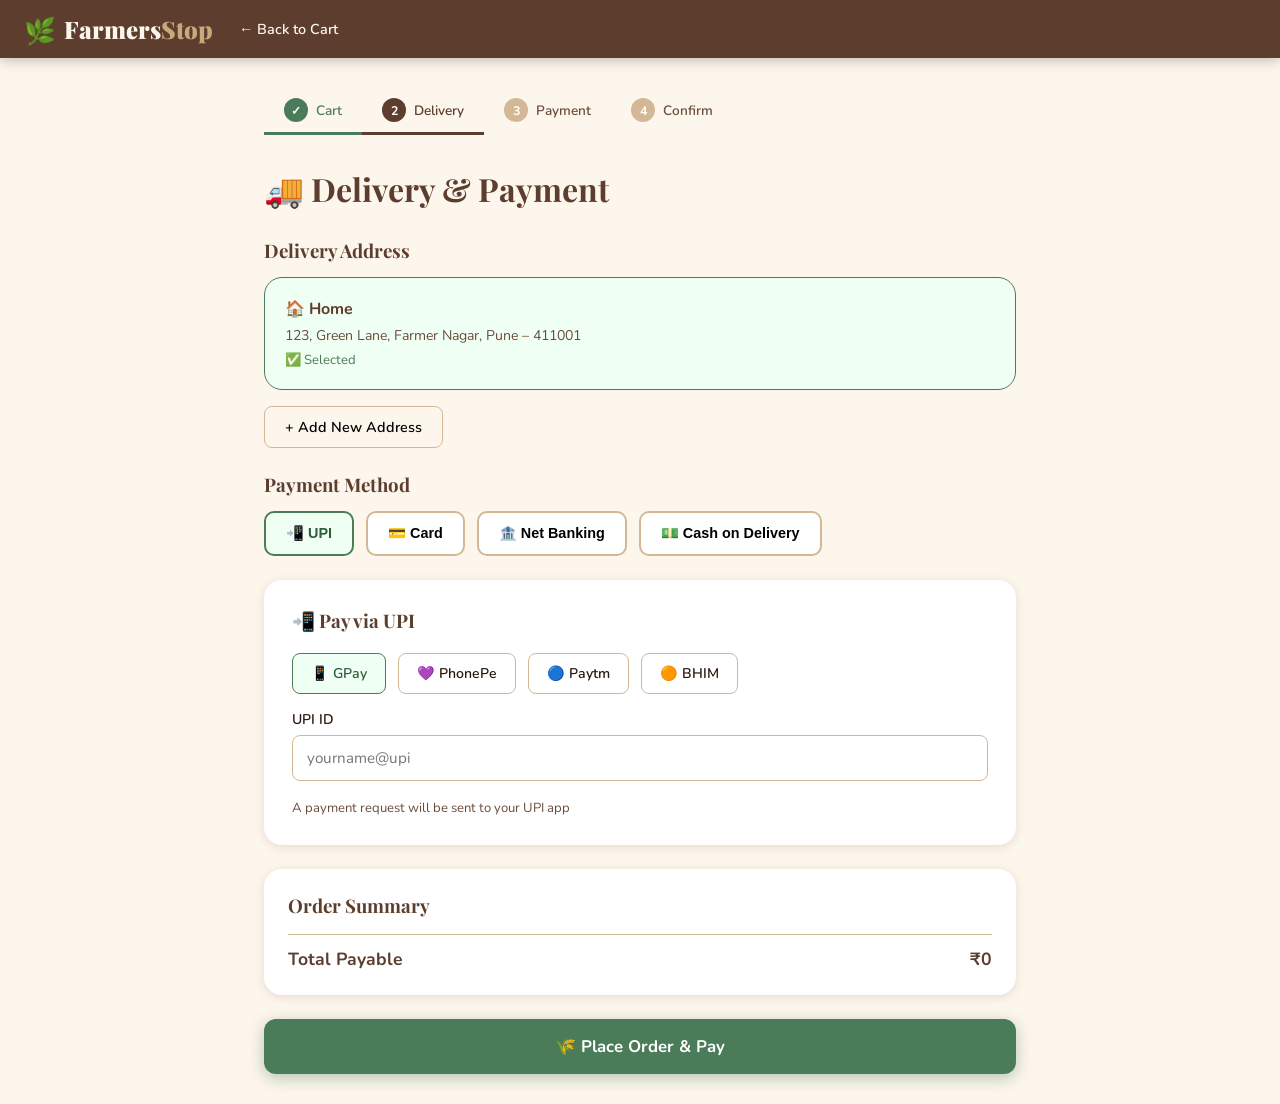
<file: farmers-stop/payment.html>
<!DOCTYPE html>
<html lang="en">
<head>
  <meta charset="UTF-8"/>
  <meta name="viewport" content="width=device-width, initial-scale=1.0"/>
  <title>Payment – Farmers Stop</title>
  <link rel="stylesheet" href="css/style.css"/>
  <link href="https://fonts.googleapis.com/css2?family=Playfair+Display:wght@700;900&family=Nunito:wght@400;600;700&display=swap" rel="stylesheet"/>
  <style>
    .upi-logos { display:flex;gap:12px;flex-wrap:wrap;margin:16px 0; }
    .upi-logo {
      padding:10px 18px;border:1.5px solid var(--border);border-radius:8px;
      font-size:0.88rem;font-weight:600;cursor:pointer;background:white;
      transition:all 0.2s;
    }
    .upi-logo:hover,.upi-logo.sel { border-color:var(--leaf);background:#F0FFF4;color:var(--leaf-dark); }
    .steps { display:flex;gap:0;margin-bottom:32px;overflow-x:auto; }
    .step {
      display:flex;align-items:center;gap:8px;padding:10px 20px;
      background:var(--cream);font-size:0.85rem;font-weight:600;color:var(--text-light);
      border-bottom:3px solid transparent; white-space:nowrap;
    }
    .step.done { color:var(--leaf);border-bottom-color:var(--leaf); }
    .step.active { color:var(--mud);border-bottom-color:var(--mud); }
    .step-num {
      width:24px;height:24px;border-radius:50%;background:var(--border);
      color:white;display:flex;align-items:center;justify-content:center;
      font-size:0.78rem;font-weight:700;
    }
    .step.done .step-num { background:var(--leaf); }
    .step.active .step-num { background:var(--mud); }
    .address-card {
      background:white;border-radius:var(--radius-lg);padding:20px;
      border:1.5px solid var(--border);margin-bottom:16px;cursor:pointer;
      transition:all 0.2s;
    }
    .address-card.selected { border-color:var(--leaf);background:#F0FFF4; }
    .address-card h4 { color:var(--mud);margin-bottom:6px; }
    .address-card p { font-size:0.88rem;color:var(--text-light); }
    .pay-success {
      display:none;text-align:center;padding:60px 20px;
    }
    .pay-success .big-emoji { font-size:6rem;margin-bottom:20px; }
  </style>
</head>
<body>

<header class="navbar">
  <div class="nav-left">
    <a href="index.html" class="logo"><span class="logo-icon">🌿</span><span class="logo-text">Farmers<span class="logo-accent">Stop</span></span></a>
  </div>
  <div class="nav-right">
    <a href="cart.html" class="nav-link">← Back to Cart</a>
  </div>
</header>

<div class="payment-page">

  <!-- STEPS -->
  <div class="steps">
    <div class="step done"><span class="step-num">✓</span> Cart</div>
    <div class="step active"><span class="step-num">2</span> Delivery</div>
    <div class="step"><span class="step-num">3</span> Payment</div>
    <div class="step"><span class="step-num">4</span> Confirm</div>
  </div>

  <div id="mainPayment">
    <h1>🚚 Delivery & Payment</h1>

    <!-- DELIVERY ADDRESS -->
    <h3 style="font-family:'Playfair Display',serif;color:var(--mud);margin:24px 0 14px">Delivery Address</h3>
    <div class="address-card selected" id="addr1">
      <h4>🏠 Home</h4>
      <p id="savedAddr">Loading saved address…</p>
      <p style="color:var(--leaf);font-size:0.82rem;margin-top:6px;">✅ Selected</p>
    </div>
    <div style="margin-bottom:24px">
      <button onclick="toggleNewAddr()" style="padding:10px 20px;background:var(--cream);border:1.5px solid var(--border);border-radius:8px;cursor:pointer;font-family:'Nunito',sans-serif;font-weight:600;font-size:0.9rem;">
        + Add New Address
      </button>
    </div>
    <div id="newAddrForm" style="display:none;background:white;border-radius:var(--radius-lg);padding:24px;margin-bottom:24px;box-shadow:0 2px 10px var(--shadow);">
      <div class="form-group"><label>Full Address</label><input type="text" placeholder="House no, Street, Area" /></div>
      <div class="form-row">
        <div class="form-group"><label>City</label><input type="text" placeholder="City" /></div>
        <div class="form-group"><label>PIN Code</label><input type="text" placeholder="400001" /></div>
      </div>
      <button class="auth-btn" style="width:auto;padding:10px 24px;" onclick="toggleNewAddr()">Save Address</button>
    </div>

    <!-- PAYMENT METHODS -->
    <h3 style="font-family:'Playfair Display',serif;color:var(--mud);margin-bottom:14px">Payment Method</h3>
    <div class="payment-methods">
      <button class="pay-method selected" onclick="selectMethod('upi',this)">📲 UPI</button>
      <button class="pay-method" onclick="selectMethod('card',this)">💳 Card</button>
      <button class="pay-method" onclick="selectMethod('netbanking',this)">🏦 Net Banking</button>
      <button class="pay-method" onclick="selectMethod('cod',this)">💵 Cash on Delivery</button>
    </div>

    <!-- UPI -->
    <div class="pay-form" id="upiForm">
      <h3>📲 Pay via UPI</h3>
      <div class="upi-logos">
        <div class="upi-logo sel" onclick="selectUPI(this)">📱 GPay</div>
        <div class="upi-logo" onclick="selectUPI(this)">💜 PhonePe</div>
        <div class="upi-logo" onclick="selectUPI(this)">🔵 Paytm</div>
        <div class="upi-logo" onclick="selectUPI(this)">🟠 BHIM</div>
      </div>
      <div class="form-group">
        <label>UPI ID</label>
        <input type="text" placeholder="yourname@upi" id="upiId" />
      </div>
      <p style="font-size:0.82rem;color:var(--text-light);margin-top:8px">A payment request will be sent to your UPI app</p>
    </div>

    <!-- CARD -->
    <div class="pay-form" id="cardForm" style="display:none">
      <h3>💳 Pay via Card</h3>
      <div class="form-group">
        <label>Card Number</label>
        <input type="text" placeholder="XXXX XXXX XXXX XXXX" maxlength="19" oninput="formatCard(this)"/>
      </div>
      <div class="form-row">
        <div class="form-group"><label>Expiry</label><input type="text" placeholder="MM/YY" maxlength="5"/></div>
        <div class="form-group"><label>CVV</label><input type="text" placeholder="CVV" maxlength="3"/></div>
      </div>
      <div class="form-group"><label>Name on Card</label><input type="text" placeholder="Full Name"/></div>
    </div>

    <!-- NET BANKING -->
    <div class="pay-form" id="netbankingForm" style="display:none">
      <h3>🏦 Net Banking</h3>
      <div class="upi-logos">
        <div class="upi-logo sel" onclick="selectUPI(this)">SBI</div>
        <div class="upi-logo" onclick="selectUPI(this)">HDFC</div>
        <div class="upi-logo" onclick="selectUPI(this)">ICICI</div>
        <div class="upi-logo" onclick="selectUPI(this)">Axis</div>
        <div class="upi-logo" onclick="selectUPI(this)">Kotak</div>
      </div>
    </div>

    <!-- COD -->
    <div class="pay-form" id="codForm" style="display:none">
      <h3>💵 Cash on Delivery</h3>
      <p style="color:var(--text-light);line-height:1.7">
        Pay cash when your fresh produce is delivered to your door.<br/>
        Extra ₹20 COD handling fee applies.
      </p>
      <div style="background:#FFF8E7;border-radius:8px;padding:14px;margin-top:14px;font-size:0.88rem;color:var(--mud);">
        ⚠️ Please keep exact change ready. Our delivery partner will arrive between 5–8 PM.
      </div>
    </div>

    <!-- ORDER SUMMARY -->
    <div style="background:white;border-radius:var(--radius-lg);padding:24px;margin-top:24px;box-shadow:0 2px 10px var(--shadow);">
      <h3 style="font-family:'Playfair Display',serif;color:var(--mud);margin-bottom:16px">Order Summary</h3>
      <div id="payCartItems" style="font-size:0.9rem;color:var(--text-light);margin-bottom:14px"></div>
      <div style="display:flex;justify-content:space-between;font-weight:700;font-size:1.1rem;color:var(--mud);border-top:1px solid var(--border);padding-top:12px">
        <span>Total Payable</span>
        <span id="payTotal">₹0</span>
      </div>
    </div>

    <button class="btn-primary" style="margin-top:24px;padding:16px 40px;font-size:1.05rem;width:100%;background:var(--leaf);color:white;border:none;border-radius:12px;cursor:pointer;font-family:'Nunito',sans-serif;font-weight:700;" onclick="placeOrder()">
      🌾 Place Order & Pay
    </button>
  </div>

  <!-- SUCCESS -->
  <div class="pay-success" id="paySuccess">
    <div class="big-emoji">✅</div>
    <h1 style="font-family:'Playfair Display',serif;font-size:2.5rem;color:var(--mud)">Order Placed!</h1>
    <p style="color:var(--text-light);font-size:1.1rem;margin:12px 0 8px">Your fresh produce is being packed by farmers right now.</p>
    <p style="color:var(--leaf);font-weight:700;font-size:1.1rem;margin-bottom:30px">Expected Delivery: Today 5–8 PM 🚜</p>
    <div style="background:#F0FFF4;border-radius:12px;padding:20px;margin-bottom:28px;display:inline-block">
      <p style="color:var(--mud);font-size:0.9rem">Order ID: <strong id="orderId">FS-XXXXXX</strong></p>
      <p style="color:var(--text-light);font-size:0.85rem;margin-top:4px">You'll receive an SMS & notification shortly</p>
    </div>
    <div>
      <a href="orders.html" class="btn-primary" style="margin-right:12px">View My Orders</a>
      <a href="index.html" class="btn-outline">Continue Shopping</a>
    </div>
  </div>
</div>

<div class="toast"></div>

<script src="js/data.js"></script>
<script>
document.addEventListener('DOMContentLoaded', () => {
  const user = JSON.parse(localStorage.getItem('fs_user') || '{}');
  document.getElementById('savedAddr').textContent = user.address || '123, Green Lane, Farmer Nagar, Pune – 411001';
  const total = localStorage.getItem('fs_order_total') || '0';
  document.getElementById('payTotal').textContent = `₹${total}`;
  const cart = getCart();
  document.getElementById('payCartItems').innerHTML = cart.map(i => `<div style="margin-bottom:6px">• ${i.name} × ${i.qty} — ₹${i.price * i.qty}</div>`).join('');
  updateCartCount();
});

function selectMethod(method, btn) {
  document.querySelectorAll('.pay-method').forEach(b => b.classList.remove('selected'));
  btn.classList.add('selected');
  ['upiForm','cardForm','netbankingForm','codForm'].forEach(id => {
    document.getElementById(id).style.display = 'none';
  });
  document.getElementById(method + 'Form').style.display = 'block';
}

function selectUPI(el) {
  el.closest('.upi-logos').querySelectorAll('.upi-logo').forEach(l => l.classList.remove('sel'));
  el.classList.add('sel');
}

function toggleNewAddr() {
  const f = document.getElementById('newAddrForm');
  f.style.display = f.style.display === 'none' ? 'block' : 'none';
}

function formatCard(el) {
  el.value = el.value.replace(/\D/g,'').replace(/(.{4})/g,'$1 ').trim();
}

function placeOrder() {
  const orderId = 'FS-' + Math.floor(100000 + Math.random() * 900000);
  document.getElementById('orderId').textContent = orderId;
  // Save to orders
  const cart = getCart();
  const orders = JSON.parse(localStorage.getItem('fs_orders') || '[]');
  orders.unshift({
    id: orderId,
    items: cart,
    total: localStorage.getItem('fs_order_total'),
    date: new Date().toLocaleDateString('en-IN'),
    status: 'Placed'
  });
  localStorage.setItem('fs_orders', JSON.stringify(orders));
  saveCart([]);
  document.getElementById('mainPayment').style.display = 'none';
  document.getElementById('paySuccess').style.display = 'block';
  showToast('🎉 Order placed successfully!');
}
</script>
</body>
</html>
</file>
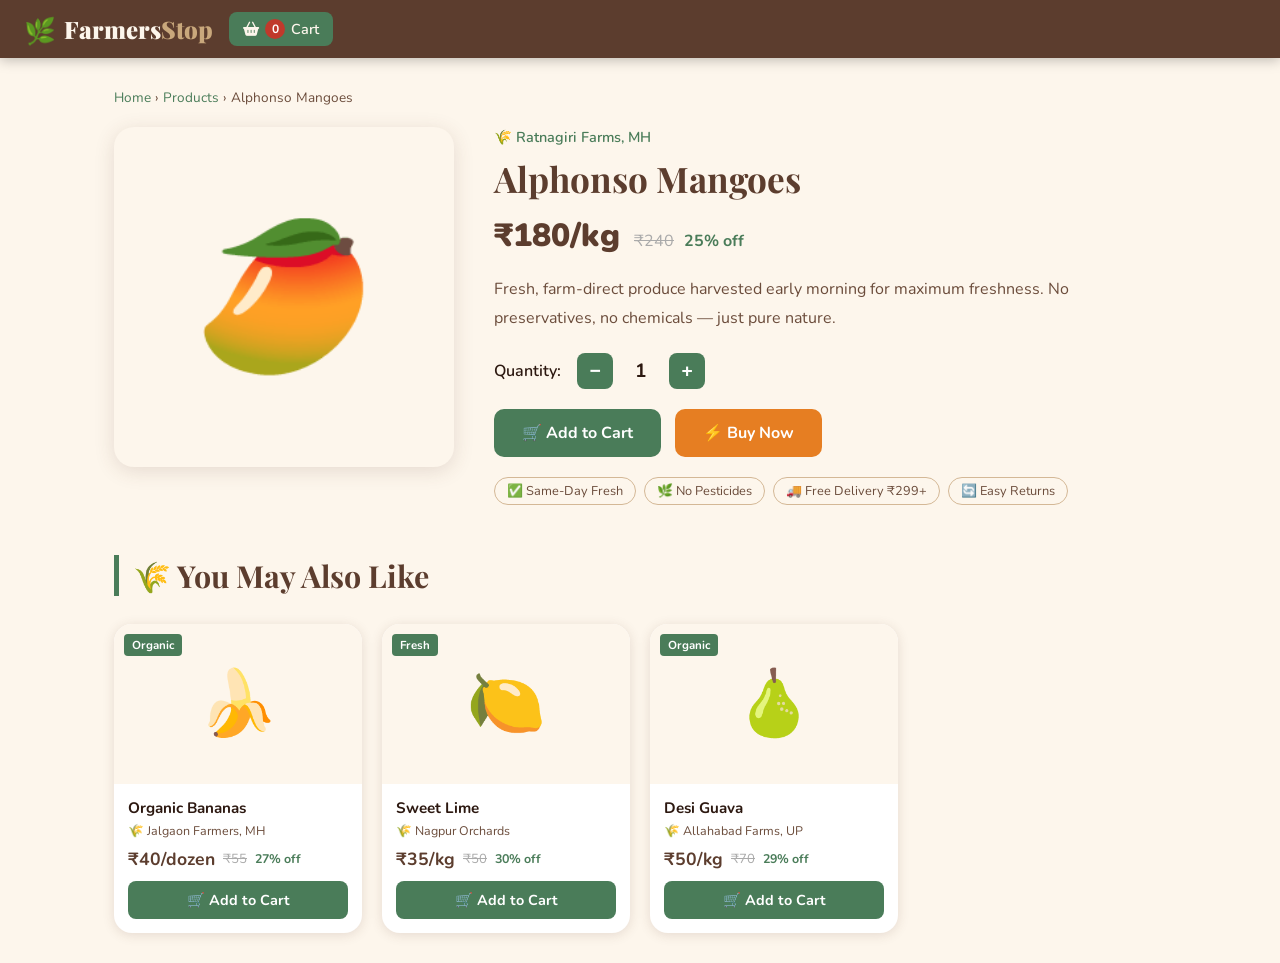
<file: farmers-stop/product-detail.html>
<!DOCTYPE html>
<html lang="en">
<head>
  <meta charset="UTF-8"/>
  <meta name="viewport" content="width=device-width, initial-scale=1.0"/>
  <title>Product Detail – Farmers Stop</title>
  <link rel="stylesheet" href="css/style.css"/>
  <link href="https://fonts.googleapis.com/css2?family=Playfair+Display:wght@700;900&family=Nunito:wght@400;600;700&display=swap" rel="stylesheet"/>
  <link rel="stylesheet" href="https://cdnjs.cloudflare.com/ajax/libs/font-awesome/6.5.0/css/all.min.css"/>
  <style>
    .detail-page { max-width: 1100px; margin: 0 auto; padding: 30px 24px; }
    .detail-layout { display: flex; gap: 40px; flex-wrap: wrap; margin-bottom: 50px; }
    .detail-img {
      width: 340px; height: 340px; background: var(--cream);
      border-radius: 20px; display: flex; align-items: center; justify-content: center;
      font-size: 9rem; flex-shrink: 0; box-shadow: 0 4px 20px var(--shadow);
    }
    .detail-info { flex: 1; min-width: 260px; }
    .detail-farm { color: var(--leaf); font-weight: 600; font-size: 0.9rem; margin-bottom: 8px; }
    .detail-name { font-family: 'Playfair Display', serif; font-size: 2.2rem; color: var(--mud); margin-bottom: 12px; }
    .detail-price { font-size: 2rem; font-weight: 900; color: var(--mud); }
    .detail-mrp { font-size: 1rem; color: #aaa; text-decoration: line-through; margin-left: 10px; }
    .detail-disc { color: var(--leaf); font-weight: 700; font-size: 1rem; margin-left: 6px; }
    .detail-desc { line-height: 1.8; color: var(--text-light); margin: 18px 0; }
    .qty-row { display: flex; align-items: center; gap: 16px; margin: 20px 0; }
    .qty-row label { font-weight: 600; }
    .qty-control-lg { display: flex; align-items: center; gap: 12px; }
    .qty-btn-lg {
      width: 36px; height: 36px; background: var(--leaf); color: white;
      border: none; border-radius: 8px; font-size: 1.2rem;
      font-weight: 700; cursor: pointer;
    }
    .qty-num-lg { font-size: 1.2rem; font-weight: 700; min-width: 32px; text-align: center; }
    .detail-actions { display: flex; gap: 14px; flex-wrap: wrap; }
    .btn-cart {
      padding: 13px 28px; background: var(--leaf); color: white;
      border: none; border-radius: 10px; font-family: 'Nunito', sans-serif;
      font-size: 1rem; font-weight: 700; cursor: pointer; transition: all 0.2s;
    }
    .btn-cart:hover { background: var(--leaf-dark); transform: translateY(-2px); }
    .btn-buy {
      padding: 13px 28px; background: var(--mango); color: white;
      border: none; border-radius: 10px; font-family: 'Nunito', sans-serif;
      font-size: 1rem; font-weight: 700; cursor: pointer; transition: all 0.2s;
    }
    .btn-buy:hover { background: #d35400; }
    .detail-tags { display: flex; gap: 8px; flex-wrap: wrap; margin-top: 20px; }
    .detail-tag {
      background: var(--cream); border: 1px solid var(--border);
      padding: 4px 12px; border-radius: 20px; font-size: 0.8rem;
      color: var(--text-light);
    }
    .breadcrumb {
      font-size: 0.85rem; color: var(--text-light); margin-bottom: 20px;
    }
    .breadcrumb a { color: var(--leaf); }
    .suggest-section { margin-top: 50px; }
  </style>
</head>
<body>

<header class="navbar">
  <div class="nav-left">
    <a href="index.html" class="logo"><span class="logo-icon">🌿</span><span class="logo-text">Farmers<span class="logo-accent">Stop</span></span></a>
  </div>
  <div class="nav-right">
    <a href="cart.html" class="nav-link cart-link"><i class="fa fa-shopping-basket"></i> <span class="cart-count" id="cartCount">0</span> Cart</a>
  </div>
</header>

<div class="detail-page">
  <div class="breadcrumb" id="breadcrumb">
    <a href="index.html">Home</a> › <a href="products.html">Products</a> › <span id="breadName">…</span>
  </div>

  <div class="detail-layout">
    <div class="detail-img" id="detailImg">🌿</div>
    <div class="detail-info">
      <div class="detail-farm" id="detailFarm">🌾 Loading…</div>
      <h1 class="detail-name" id="detailName">Loading…</h1>
      <div>
        <span class="detail-price" id="detailPrice">₹--</span>
        <span class="detail-mrp" id="detailMrp">₹--</span>
        <span class="detail-disc" id="detailDisc">--%</span>
      </div>
      <p class="detail-desc" id="detailDesc">Fresh, farm-direct produce harvested early morning for maximum freshness. No preservatives, no chemicals — just pure nature.</p>

      <div class="qty-row">
        <label>Quantity:</label>
        <div class="qty-control-lg">
          <button class="qty-btn-lg" onclick="changeQty(-1)">−</button>
          <span class="qty-num-lg" id="detailQty">1</span>
          <button class="qty-btn-lg" onclick="changeQty(1)">+</button>
        </div>
      </div>

      <div class="detail-actions">
        <button class="btn-cart" onclick="addDetailToCart()">🛒 Add to Cart</button>
        <button class="btn-buy" onclick="buyNow()">⚡ Buy Now</button>
      </div>

      <div class="detail-tags">
        <span class="detail-tag">✅ Same-Day Fresh</span>
        <span class="detail-tag">🌿 No Pesticides</span>
        <span class="detail-tag">🚚 Free Delivery ₹299+</span>
        <span class="detail-tag">🔄 Easy Returns</span>
      </div>
    </div>
  </div>

  <!-- SUGGESTIONS -->
  <div class="suggest-section">
    <h2 class="section-title">🌾 You May Also Like</h2>
    <div class="products-grid" id="suggestedProducts"></div>
  </div>
</div>

<div class="toast"></div>

<script src="js/data.js"></script>
<script>
let currentQty = 1;
let currentProd = null;

document.addEventListener('DOMContentLoaded', () => {
  updateCartCount();
  const params = new URLSearchParams(window.location.search);
  const id = parseInt(params.get('id'));
  currentProd = PRODUCTS.find(p => p.id === id) || PRODUCTS[0];
  renderDetail();
  renderSuggestions();
});

function renderDetail() {
  const p = currentProd;
  document.getElementById('detailImg').textContent = p.emoji;
  document.getElementById('detailFarm').textContent = `🌾 ${p.farm}`;
  document.getElementById('detailName').textContent = p.name;
  document.getElementById('detailPrice').textContent = `₹${p.price}/${p.unit}`;
  document.getElementById('detailMrp').textContent = `₹${p.mrp}`;
  document.getElementById('detailDisc').textContent = `${p.discount}% off`;
  document.getElementById('breadName').textContent = p.name;
  document.title = `${p.name} – Farmers Stop`;
}

function renderSuggestions() {
  const el = document.getElementById('suggestedProducts');
  const samecat = PRODUCTS.filter(p => p.cat === currentProd.cat && p.id !== currentProd.id).slice(0, 4);
  el.innerHTML = samecat.map(renderProductCard).join('');
}

function changeQty(delta) {
  currentQty = Math.max(1, currentQty + delta);
  document.getElementById('detailQty').textContent = currentQty;
}

function addDetailToCart() {
  for (let i = 0; i < currentQty; i++) addToCart(currentProd.id);
}

function buyNow() {
  addDetailToCart();
  window.location.href = 'cart.html';
}
</script>
</body>
</html>
</file>
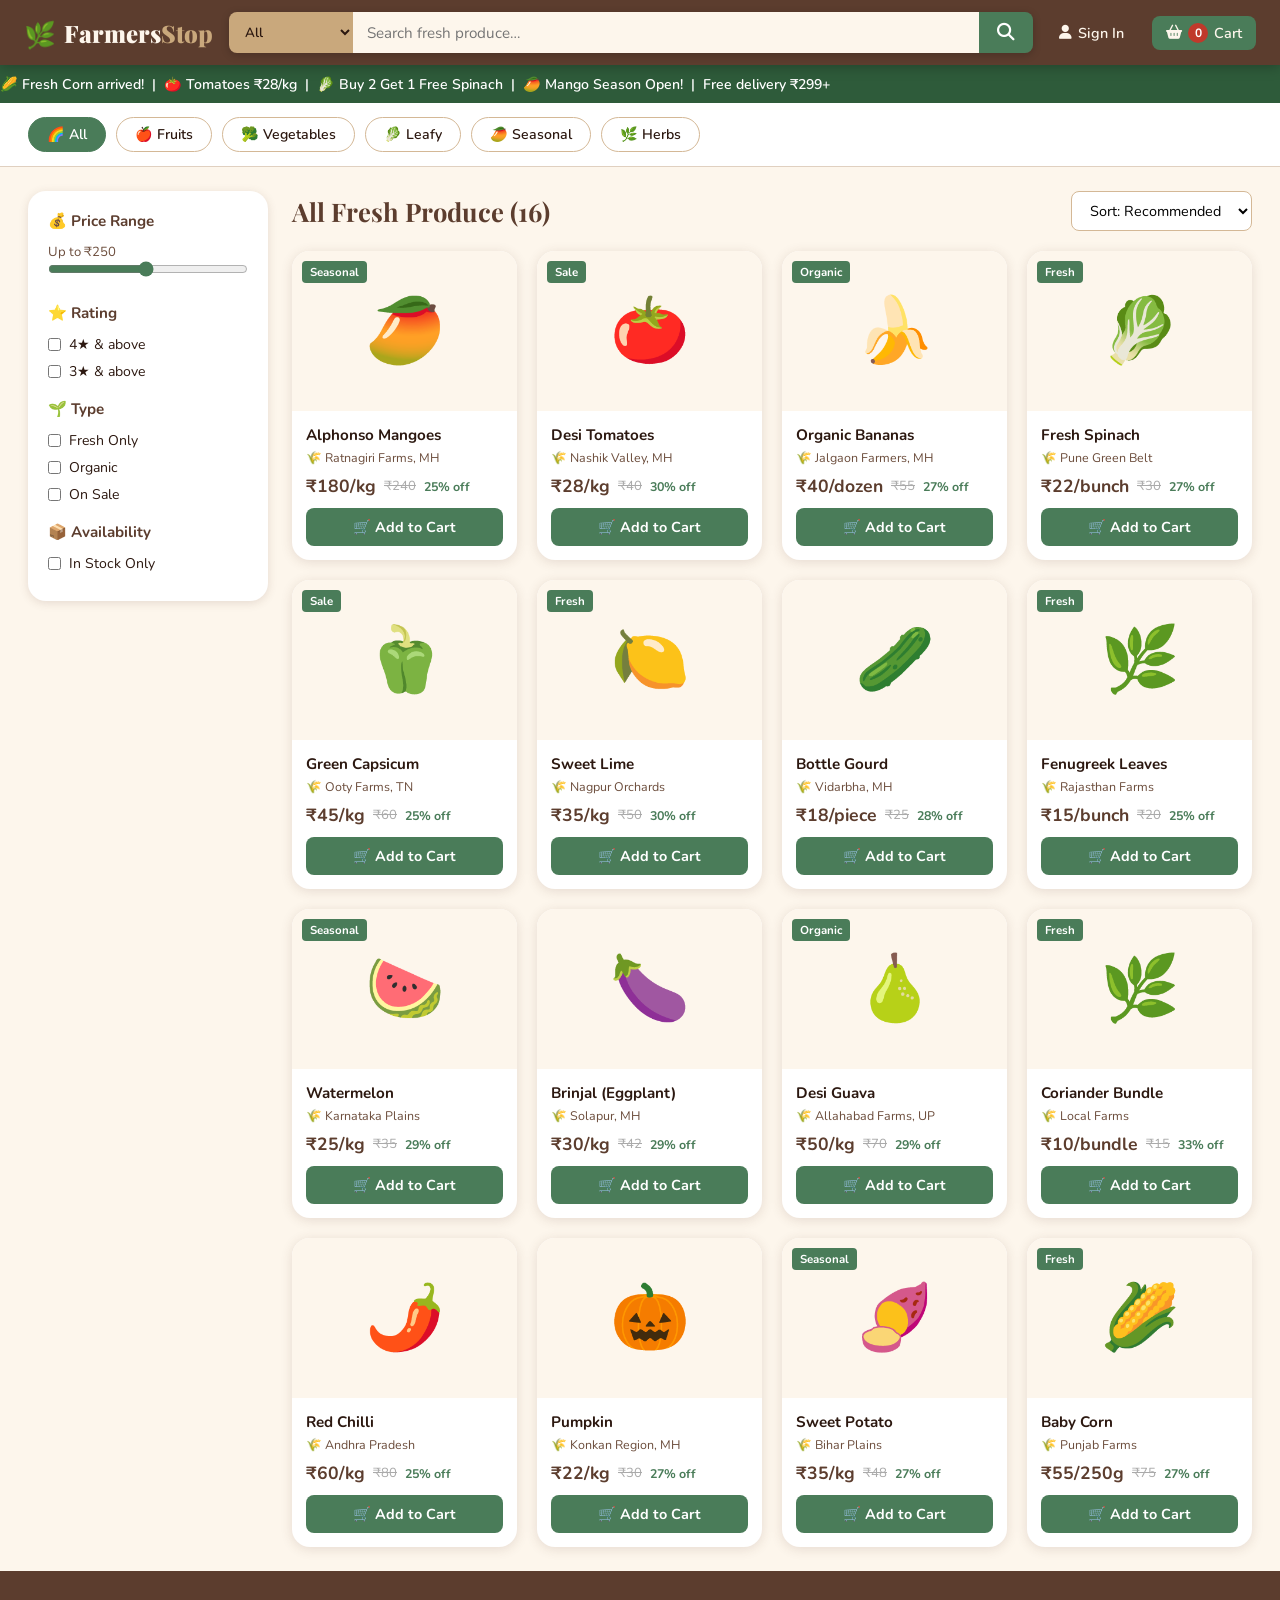
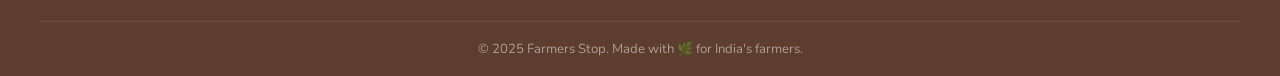
<file: farmers-stop/products.html>
<!DOCTYPE html>
<html lang="en">
<head>
  <meta charset="UTF-8"/>
  <meta name="viewport" content="width=device-width, initial-scale=1.0"/>
  <title>Products – Farmers Stop</title>
  <link rel="stylesheet" href="css/style.css"/>
  <link href="https://fonts.googleapis.com/css2?family=Playfair+Display:wght@700;900&family=Nunito:wght@400;600;700&display=swap" rel="stylesheet"/>
  <link rel="stylesheet" href="https://cdnjs.cloudflare.com/ajax/libs/font-awesome/6.5.0/css/all.min.css"/>
</head>
<body>

<!-- NAVBAR -->
<header class="navbar">
  <div class="nav-left">
    <a href="index.html" class="logo">
      <span class="logo-icon">🌿</span>
      <span class="logo-text">Farmers<span class="logo-accent">Stop</span></span>
    </a>
  </div>
  <div class="nav-center">
    <form class="search-form" onsubmit="doSearch(event)">
      <select id="searchCat" class="search-cat">
        <option value="">All</option>
        <option value="fruits">Fruits</option>
        <option value="vegetables">Vegetables</option>
        <option value="leafy">Leafy Greens</option>
        <option value="seasonal">Seasonal</option>
        <option value="herbs">Herbs</option>
      </select>
      <input type="text" id="searchQ" placeholder="Search fresh produce…" class="search-input"/>
      <button type="submit" class="search-btn"><i class="fa fa-search"></i></button>
    </form>
  </div>
  <div class="nav-right">
    <a href="login.html" class="nav-link"><i class="fa fa-user"></i> Sign In</a>
    <a href="cart.html" class="nav-link cart-link">
      <i class="fa fa-shopping-basket"></i>
      <span class="cart-count" id="cartCount">0</span> Cart
    </a>
  </div>
</header>

<!-- TICKER -->
<div class="ticker-wrap">
  <div class="ticker-move">🌽 Fresh Corn arrived! &nbsp;|&nbsp; 🍅 Tomatoes ₹28/kg &nbsp;|&nbsp; 🥬 Buy 2 Get 1 Free Spinach &nbsp;|&nbsp; 🥭 Mango Season Open! &nbsp;|&nbsp; Free delivery ₹299+</div>
</div>

<!-- CATEGORY CHIPS -->
<div style="background:white;padding:14px 28px;border-bottom:1px solid #E0D0C0;display:flex;gap:10px;overflow-x:auto;flex-wrap:wrap;">
  <button class="chip-btn active" onclick="filterCat('',this)">🌈 All</button>
  <button class="chip-btn" onclick="filterCat('fruits',this)">🍎 Fruits</button>
  <button class="chip-btn" onclick="filterCat('vegetables',this)">🥦 Vegetables</button>
  <button class="chip-btn" onclick="filterCat('leafy',this)">🥬 Leafy</button>
  <button class="chip-btn" onclick="filterCat('seasonal',this)">🥭 Seasonal</button>
  <button class="chip-btn" onclick="filterCat('herbs',this)">🌿 Herbs</button>
</div>

<style>
.chip-btn {
  padding: 7px 18px; border-radius: 20px; border: 1.5px solid var(--border);
  background: white; font-family: 'Nunito', sans-serif; font-weight: 600;
  font-size: 0.88rem; cursor: pointer; white-space: nowrap; transition: all 0.2s;
  color: var(--text);
}
.chip-btn.active, .chip-btn:hover { background: var(--leaf); color: white; border-color: var(--leaf); }
</style>

<!-- MAIN LAYOUT -->
<div class="page-layout">
  <!-- SIDEBAR -->
  <aside class="sidebar">
    <h3>💰 Price Range</h3>
    <p style="font-size:0.82rem;color:var(--text-light)">Up to ₹<span id="priceVal">250</span></p>
    <input type="range" class="price-range" min="10" max="500" value="250" id="priceRange" oninput="filterPrice(this.value)"/>

    <h3 style="margin-top:20px">⭐ Rating</h3>
    <label class="filter-option"><input type="checkbox" onchange="renderProducts()"/> 4★ & above</label>
    <label class="filter-option"><input type="checkbox" onchange="renderProducts()"/> 3★ & above</label>

    <h3>🌱 Type</h3>
    <label class="filter-option"><input type="checkbox" id="filterFresh" onchange="renderProducts()"/> Fresh Only</label>
    <label class="filter-option"><input type="checkbox" id="filterOrganic" onchange="renderProducts()"/> Organic</label>
    <label class="filter-option"><input type="checkbox" id="filterOnSale" onchange="renderProducts()"/> On Sale</label>

    <h3>📦 Availability</h3>
    <label class="filter-option"><input type="checkbox"/> In Stock Only</label>
  </aside>

  <!-- PRODUCTS -->
  <main class="main-content">
    <div class="page-header">
      <h2 id="pageTitle">All Fresh Produce</h2>
      <select class="sort-select" onchange="renderProducts()">
        <option value="default">Sort: Recommended</option>
        <option value="price-asc">Price: Low to High</option>
        <option value="price-desc">Price: High to Low</option>
        <option value="discount">Best Discount</option>
      </select>
    </div>

    <div class="products-grid" id="productsGrid"></div>
    <p id="noResults" style="display:none;text-align:center;padding:40px;color:var(--text-light);font-size:1.1rem;">
      🌾 No products found. Try a different search or category.
    </p>
  </main>
</div>

<!-- FOOTER -->
<footer class="footer">
  <div class="footer-bottom">© 2025 Farmers Stop. Made with 🌿 for India's farmers.</div>
</footer>

<div class="toast"></div>

<script src="js/data.js"></script>
<script>
let currentCat = '';
let maxPrice = 250;

document.addEventListener('DOMContentLoaded', () => {
  // Read URL params
  const params = new URLSearchParams(window.location.search);
  if (params.get('cat')) { currentCat = params.get('cat'); }
  if (params.get('q')) { document.getElementById('searchQ').value = params.get('q'); }
  updateCartCount();
  renderProducts();
});

function filterCat(cat, btn) {
  currentCat = cat;
  document.querySelectorAll('.chip-btn').forEach(b => b.classList.remove('active'));
  if (btn) btn.classList.add('active');
  renderProducts();
}

function filterPrice(val) {
  maxPrice = parseInt(val);
  document.getElementById('priceVal').textContent = val;
  renderProducts();
}

function doSearch(e) {
  e.preventDefault();
  renderProducts();
}

function renderProducts() {
  const grid = document.getElementById('productsGrid');
  const noRes = document.getElementById('noResults');
  const q = document.getElementById('searchQ').value.toLowerCase();
  const sort = document.querySelector('.sort-select').value;
  const freshOnly = document.getElementById('filterFresh').checked;

  let filtered = PRODUCTS.filter(p => {
    if (currentCat && p.cat !== currentCat) return false;
    if (q && !p.name.toLowerCase().includes(q) && !p.farm.toLowerCase().includes(q)) return false;
    if (p.price > maxPrice) return false;
    if (freshOnly && !p.fresh) return false;
    return true;
  });

  if (sort === 'price-asc') filtered.sort((a,b) => a.price - b.price);
  if (sort === 'price-desc') filtered.sort((a,b) => b.price - a.price);
  if (sort === 'discount') filtered.sort((a,b) => b.discount - a.discount);

  document.getElementById('pageTitle').textContent =
    currentCat ? `${currentCat.charAt(0).toUpperCase()+currentCat.slice(1)} (${filtered.length})` :
    `All Fresh Produce (${filtered.length})`;

  if (!filtered.length) {
    grid.innerHTML = '';
    noRes.style.display = 'block';
  } else {
    noRes.style.display = 'none';
    grid.innerHTML = filtered.map(renderProductCard).join('');
  }
}
</script>
</body>
</html>
</file>
<file: farmers-stop/css/style.css>
/* ========================================
   FARMERS STOP – Global Stylesheet
   Earth tones: mud, moss, leaf, terracotta
   ======================================== */

:root {
  --mud:       #5C3D2E;
  --mud-light: #7a5544;
  --earth:     #A0785A;
  --soil:      #C9A87C;
  --cream:     #FDF6EC;
  --leaf:      #4A7C59;
  --leaf-dark: #2E5B3A;
  --leaf-light:#6BAE7A;
  --moss:      #7A9E7E;
  --fruit-red: #C0392B;
  --mango:     #E67E22;
  --sky:       #5B8DB8;
  --white:     #FFFFFF;
  --text:      #2C1810;
  --text-light:#6B4C3B;
  --border:    #D4B896;
  --shadow:    rgba(92,61,46,0.15);
  --radius:    10px;
  --radius-lg: 18px;
}

* { margin: 0; padding: 0; box-sizing: border-box; }

body {
  font-family: 'Nunito', sans-serif;
  background: var(--cream);
  color: var(--text);
  overflow-x: hidden;
}

a { text-decoration: none; color: inherit; }
ul { list-style: none; }

/* ====== NAVBAR ====== */
.navbar {
  display: flex;
  align-items: center;
  gap: 16px;
  background: var(--mud);
  padding: 12px 24px;
  position: sticky;
  top: 0;
  z-index: 1000;
  box-shadow: 0 2px 12px rgba(0,0,0,0.25);
}

.nav-left { display: flex; align-items: center; gap: 20px; flex-shrink: 0; }

.logo {
  display: flex; align-items: center; gap: 8px;
  color: var(--cream);
  font-family: 'Playfair Display', serif;
  font-size: 1.5rem; font-weight: 900;
}
.logo-icon { font-size: 1.6rem; animation: sway 3s ease-in-out infinite; }
.logo-accent { color: var(--soil); }

.location-bar {
  display: flex; align-items: center; gap: 6px;
  color: #ccc; font-size: 0.82rem; cursor: pointer;
  border-left: 1px solid rgba(255,255,255,0.2);
  padding-left: 16px;
}
.location-bar strong { color: white; }

.nav-center { flex: 1; }
.search-form {
  display: flex; border-radius: 8px; overflow: hidden;
  box-shadow: 0 2px 8px rgba(0,0,0,0.2);
}
.search-cat {
  padding: 10px 12px; border: none;
  background: var(--soil); color: var(--text);
  font-family: 'Nunito', sans-serif; font-weight: 600;
  cursor: pointer; outline: none;
}
.search-input {
  flex: 1; padding: 10px 14px; border: none;
  background: var(--cream); font-family: 'Nunito', sans-serif;
  font-size: 0.95rem; outline: none;
}
.search-btn {
  padding: 10px 18px; background: var(--leaf);
  color: white; border: none; cursor: pointer;
  font-size: 1.1rem; transition: background 0.2s;
}
.search-btn:hover { background: var(--leaf-dark); }

.nav-right { display: flex; align-items: center; gap: 18px; flex-shrink: 0; }
.nav-link {
  color: var(--cream); font-weight: 600; font-size: 0.9rem;
  display: flex; align-items: center; gap: 6px;
  padding: 6px 10px; border-radius: 6px; transition: background 0.2s;
}
.nav-link:hover { background: rgba(255,255,255,0.12); }
.cart-link { background: var(--leaf); border-radius: 8px; padding: 7px 14px; }
.cart-link:hover { background: var(--leaf-dark); }
.cart-count {
  background: var(--fruit-red); color: white;
  border-radius: 50%; width: 20px; height: 20px;
  display: inline-flex; align-items: center; justify-content: center;
  font-size: 0.75rem; font-weight: 700;
}
.admin-link { color: var(--soil); }

/* ====== TICKER ====== */
.ticker-wrap {
  background: var(--leaf-dark); color: white;
  padding: 8px 0; overflow: hidden; white-space: nowrap;
}
.ticker-move {
  display: inline-block;
  animation: tickerScroll 30s linear infinite;
  font-weight: 600; font-size: 0.88rem;
}
@keyframes tickerScroll {
  0% { transform: translateX(100vw); }
  100% { transform: translateX(-100%); }
}

/* ====== HERO ====== */
.hero {
  background: linear-gradient(135deg, var(--mud) 0%, var(--mud-light) 40%, var(--leaf-dark) 100%);
  min-height: 500px; display: flex; align-items: center;
  padding: 60px 40px; gap: 60px; position: relative; overflow: hidden;
}

.hero-leaves { position: absolute; inset: 0; pointer-events: none; }
.leaf {
  position: absolute; font-size: 2.5rem;
  animation: floatLeaf 6s ease-in-out infinite;
  opacity: 0.3;
}
.leaf1 { top: 10%; left: 5%; animation-delay: 0s; }
.leaf2 { top: 20%; left: 85%; animation-delay: 1s; }
.leaf3 { top: 60%; left: 15%; animation-delay: 2s; }
.leaf4 { top: 70%; left: 75%; animation-delay: 0.5s; }
.leaf5 { top: 40%; left: 45%; animation-delay: 1.5s; }
.leaf6 { top: 80%; left: 55%; animation-delay: 2.5s; }

@keyframes floatLeaf {
  0%, 100% { transform: translateY(0) rotate(0deg); }
  50% { transform: translateY(-20px) rotate(15deg); }
}

.hero-content { flex: 1; color: white; z-index: 1; }
.hero-tagline {
  font-size: 0.95rem; letter-spacing: 2px; text-transform: uppercase;
  color: var(--soil); font-weight: 700; margin-bottom: 10px;
}
.hero-title {
  font-family: 'Playfair Display', serif;
  font-size: clamp(3rem, 7vw, 5.5rem);
  font-weight: 900; line-height: 1;
  color: white; text-shadow: 2px 4px 12px rgba(0,0,0,0.4);
}
.hero-accent { color: var(--soil); }
.hero-sub {
  font-size: 1.2rem; color: rgba(255,255,255,0.85);
  margin: 12px 0 28px;
}
.hero-btns { display: flex; gap: 14px; flex-wrap: wrap; margin-bottom: 24px; }
.btn-primary {
  background: var(--leaf); color: white; padding: 13px 28px;
  border-radius: 8px; font-weight: 700; font-size: 1rem;
  transition: all 0.2s; box-shadow: 0 4px 16px rgba(74,124,89,0.4);
}
.btn-primary:hover { background: var(--leaf-dark); transform: translateY(-2px); }
.btn-outline {
  border: 2px solid var(--soil); color: var(--soil); padding: 11px 28px;
  border-radius: 8px; font-weight: 700; font-size: 1rem; transition: all 0.2s;
}
.btn-outline:hover { background: var(--soil); color: var(--mud); }
.hero-badges {
  display: flex; gap: 16px; flex-wrap: wrap;
  font-size: 0.85rem; color: rgba(255,255,255,0.8);
}

.hero-image { flex-shrink: 0; z-index: 1; }
.produce-circle {
  position: relative; width: 280px; height: 280px;
}
.produce-center {
  position: absolute; top: 50%; left: 50%;
  transform: translate(-50%, -50%);
  font-size: 3rem; z-index: 2;
  animation: spin 20s linear infinite;
}
.produce-item {
  position: absolute; font-size: 2.2rem;
  animation: orbit 8s linear infinite;
  transform-origin: 140px 140px;
}
.p1 { animation-delay: 0s; top: 0; left: 50%; margin-left: -20px; }
.p2 { animation-delay: -1.33s; }
.p3 { animation-delay: -2.66s; }
.p4 { animation-delay: -4s; }
.p5 { animation-delay: -5.33s; }
.p6 { animation-delay: -6.66s; }

@keyframes orbit {
  from { transform: rotate(0deg) translateX(120px) rotate(0deg); }
  to   { transform: rotate(360deg) translateX(120px) rotate(-360deg); }
}
@keyframes spin {
  from { transform: translate(-50%,-50%) rotate(0deg); }
  to   { transform: translate(-50%,-50%) rotate(360deg); }
}
@keyframes sway {
  0%,100% { transform: rotate(-10deg); }
  50% { transform: rotate(10deg); }
}

/* ====== OFFER STRIP ====== */
.offer-strip {
  display: flex; justify-content: center; gap: 0;
  background: var(--soil); flex-wrap: wrap;
}
.offer-card {
  display: flex; align-items: center; gap: 12px;
  padding: 18px 32px; flex: 1; min-width: 200px;
  border-right: 1px solid rgba(255,255,255,0.3);
  color: var(--mud);
}
.offer-card:last-child { border-right: none; }
.offer-emoji { font-size: 2rem; }
.offer-card strong { font-size: 1rem; }
.offer-card div { font-size: 0.82rem; }

/* ====== SECTIONS ====== */
.section { padding: 50px 40px; max-width: 1400px; margin: 0 auto; }
.section-title {
  font-family: 'Playfair Display', serif;
  font-size: 1.9rem; color: var(--mud);
  margin-bottom: 28px;
  border-left: 5px solid var(--leaf);
  padding-left: 14px;
}

/* ====== CATEGORIES GRID ====== */
.categories-grid {
  display: grid;
  grid-template-columns: repeat(auto-fill, minmax(180px, 1fr));
  gap: 18px;
}
.cat-card {
  border-radius: var(--radius-lg); padding: 28px 20px;
  text-align: center; cursor: pointer;
  transition: transform 0.25s, box-shadow 0.25s;
  box-shadow: 0 2px 10px var(--shadow);
  display: block;
}
.cat-card:hover { transform: translateY(-6px); box-shadow: 0 10px 28px var(--shadow); }
.cat-fruits   { background: linear-gradient(145deg, #FFE8D6, #FFCBA4); }
.cat-vegetables { background: linear-gradient(145deg, #D8F5E0, #A8E6B8); }
.cat-leafy    { background: linear-gradient(145deg, #D0EDD4, #8FD4A0); }
.cat-seasonal { background: linear-gradient(145deg, #FDEBC8, #FAC85E); }
.cat-herbs    { background: linear-gradient(145deg, #E8F4D0, #B8D98A); }
.cat-grains   { background: linear-gradient(145deg, #F0E4C8, #D4B870); }
.cat-icon { font-size: 3rem; margin-bottom: 10px; }
.cat-name { font-weight: 700; font-size: 1rem; color: var(--mud); }
.cat-count { font-size: 0.8rem; color: var(--text-light); margin-top: 4px; }

/* ====== PRODUCTS GRID ====== */
.products-grid {
  display: grid;
  grid-template-columns: repeat(auto-fill, minmax(220px, 1fr));
  gap: 20px;
}
.product-card {
  background: white; border-radius: var(--radius-lg);
  box-shadow: 0 2px 12px var(--shadow);
  overflow: hidden; transition: transform 0.2s, box-shadow 0.2s;
  cursor: pointer;
}
.product-card:hover { transform: translateY(-4px); box-shadow: 0 8px 24px var(--shadow); }
.product-img {
  width: 100%; height: 160px;
  background: var(--cream); display: flex;
  align-items: center; justify-content: center;
  font-size: 4rem; position: relative;
}
.product-badge {
  position: absolute; top: 10px; left: 10px;
  background: var(--fruit-red); color: white;
  font-size: 0.72rem; font-weight: 700;
  padding: 3px 8px; border-radius: 4px;
}
.product-badge.fresh { background: var(--leaf); }
.product-info { padding: 14px; }
.product-name { font-weight: 700; font-size: 0.95rem; color: var(--text); margin-bottom: 4px; }
.product-farm { font-size: 0.78rem; color: var(--text-light); margin-bottom: 8px; }
.product-price-row { display: flex; align-items: center; gap: 8px; margin-bottom: 10px; }
.product-price { font-size: 1.1rem; font-weight: 700; color: var(--mud); }
.product-mrp { font-size: 0.82rem; color: #aaa; text-decoration: line-through; }
.product-discount { font-size: 0.78rem; font-weight: 700; color: var(--leaf); }
.add-cart-btn {
  width: 100%; padding: 9px; background: var(--leaf);
  color: white; border: none; border-radius: 8px;
  font-family: 'Nunito', sans-serif; font-weight: 700;
  font-size: 0.9rem; cursor: pointer; transition: background 0.2s;
}
.add-cart-btn:hover { background: var(--leaf-dark); }

/* ====== FLASH SALE ====== */
.flash-section { background: #FFF7EE; border-radius: 20px; margin: 0 20px; padding: 36px; }
.flash-header { display: flex; align-items: center; justify-content: space-between; margin-bottom: 24px; flex-wrap: wrap; gap: 12px; }
.flash-timer { font-size: 0.9rem; font-weight: 600; color: var(--mud); }
.timer-display {
  background: var(--mud); color: white;
  padding: 4px 12px; border-radius: 6px;
  font-family: monospace; font-size: 1.1rem;
  letter-spacing: 2px;
}

/* ====== AD BANNER ====== */
.ad-banner {
  background: linear-gradient(90deg, var(--leaf-dark), var(--mud));
  color: white; padding: 20px 40px;
  text-align: center; font-size: 1rem; font-weight: 600;
  position: relative; min-height: 60px;
}
.ad-slide { display: none; }
.ad-slide.active { display: block; }
.ad-banner a { color: var(--soil); text-decoration: underline; margin-left: 8px; }

/* ====== FARMER STORY ====== */
.farmer-story {
  background: linear-gradient(135deg, var(--leaf-dark) 0%, var(--mud) 100%);
  color: white; padding: 60px 40px;
  display: flex; gap: 60px; align-items: center; flex-wrap: wrap;
}
.story-text { flex: 1; min-width: 280px; }
.story-text h2 { font-family: 'Playfair Display', serif; font-size: 2rem; margin-bottom: 16px; }
.story-text p { line-height: 1.8; color: rgba(255,255,255,0.85); margin-bottom: 24px; }
.story-steps { display: flex; flex-direction: column; gap: 12px; }
.story-steps li {
  display: flex; align-items: center; gap: 14px;
  font-size: 0.95rem; color: rgba(255,255,255,0.9);
}
.story-steps li span {
  background: var(--soil); color: var(--mud);
  width: 28px; height: 28px; border-radius: 50%;
  display: flex; align-items: center; justify-content: center;
  font-weight: 700; flex-shrink: 0;
}
.story-visual { flex-shrink: 0; }
.story-icon-grid {
  display: flex; gap: 20px; font-size: 3rem; flex-wrap: wrap;
  max-width: 280px;
}
.story-icon-grid div { animation: bounce 2s ease-in-out infinite; }
.story-icon-grid div:nth-child(2) { animation-delay: 0.2s; }
.story-icon-grid div:nth-child(3) { animation-delay: 0.4s; }
.story-icon-grid div:nth-child(4) { animation-delay: 0.6s; }
.story-icon-grid div:nth-child(5) { animation-delay: 0.8s; }
@keyframes bounce {
  0%,100% { transform: translateY(0); }
  50% { transform: translateY(-12px); }
}

/* ====== FOOTER ====== */
.footer { background: var(--mud); color: rgba(255,255,255,0.85); padding: 50px 40px 0; }
.footer-grid {
  display: grid; grid-template-columns: repeat(auto-fit, minmax(200px, 1fr));
  gap: 40px; margin-bottom: 40px;
}
.footer-logo {
  font-family: 'Playfair Display', serif;
  font-size: 1.4rem; font-weight: 900;
  color: var(--soil); margin-bottom: 10px;
}
.footer p { font-size: 0.88rem; line-height: 1.7; }
.footer h4 { color: var(--soil); margin-bottom: 14px; font-size: 1rem; }
.footer ul { display: flex; flex-direction: column; gap: 8px; }
.footer ul li a { font-size: 0.88rem; opacity: 0.85; transition: opacity 0.2s; }
.footer ul li a:hover { opacity: 1; color: var(--soil); }
.footer-bottom {
  border-top: 1px solid rgba(255,255,255,0.1);
  padding: 18px 0; text-align: center;
  font-size: 0.82rem; color: rgba(255,255,255,0.5);
}

/* ====== AUTH PAGES ====== */
.auth-page {
  min-height: 100vh;
  background: linear-gradient(135deg, var(--mud) 0%, var(--leaf-dark) 100%);
  display: flex; align-items: center; justify-content: center;
  padding: 30px; position: relative; overflow: hidden;
}
.auth-leaves { position: absolute; inset: 0; pointer-events: none; font-size: 4rem; }
.auth-leaves span {
  position: absolute; opacity: 0.08;
  animation: floatLeaf 8s ease-in-out infinite;
}
.auth-box {
  background: white; border-radius: 20px;
  padding: 44px; width: 100%; max-width: 440px;
  box-shadow: 0 20px 60px rgba(0,0,0,0.3);
  z-index: 1; position: relative;
}
.auth-logo {
  text-align: center; margin-bottom: 28px;
}
.auth-logo h1 {
  font-family: 'Playfair Display', serif; font-size: 2rem;
  color: var(--mud); font-weight: 900;
}
.auth-logo p { font-size: 0.85rem; color: var(--text-light); margin-top: 4px; }
.auth-tabs { display: flex; border-bottom: 2px solid var(--border); margin-bottom: 28px; }
.auth-tab {
  flex: 1; padding: 10px; text-align: center;
  font-weight: 700; cursor: pointer; color: var(--text-light);
  border-bottom: 3px solid transparent; margin-bottom: -2px;
  transition: all 0.2s;
}
.auth-tab.active { color: var(--leaf); border-bottom-color: var(--leaf); }
.form-group { margin-bottom: 18px; }
.form-group label {
  display: block; font-weight: 600; font-size: 0.88rem;
  margin-bottom: 6px; color: var(--text);
}
.form-group input {
  width: 100%; padding: 12px 14px;
  border: 1.5px solid var(--border); border-radius: 8px;
  font-family: 'Nunito', sans-serif; font-size: 0.95rem;
  outline: none; transition: border-color 0.2s;
}
.form-group input:focus { border-color: var(--leaf); }
.auth-btn {
  width: 100%; padding: 13px;
  background: var(--leaf); color: white; border: none;
  border-radius: 10px; font-family: 'Nunito', sans-serif;
  font-size: 1rem; font-weight: 700; cursor: pointer;
  transition: all 0.2s; margin-top: 6px;
}
.auth-btn:hover { background: var(--leaf-dark); transform: translateY(-1px); }
.auth-divider { text-align: center; color: var(--text-light); font-size: 0.85rem; margin: 16px 0; }
.guest-btn {
  width: 100%; padding: 11px;
  background: transparent; color: var(--mud); border: 1.5px solid var(--border);
  border-radius: 10px; font-family: 'Nunito', sans-serif;
  font-size: 0.95rem; font-weight: 600; cursor: pointer;
  transition: all 0.2s;
}
.guest-btn:hover { background: var(--cream); }

/* ====== PRODUCT PAGE ====== */
.page-layout { display: flex; gap: 24px; padding: 24px 28px; max-width: 1400px; margin: 0 auto; }
.sidebar {
  width: 240px; flex-shrink: 0;
  background: white; border-radius: var(--radius-lg);
  padding: 20px; height: fit-content;
  box-shadow: 0 2px 10px var(--shadow);
}
.sidebar h3 { font-size: 0.95rem; font-weight: 700; color: var(--mud); margin-bottom: 12px; margin-top: 18px; }
.sidebar h3:first-child { margin-top: 0; }
.filter-option {
  display: flex; align-items: center; gap: 8px;
  margin-bottom: 8px; cursor: pointer; font-size: 0.88rem;
}
.filter-option input { accent-color: var(--leaf); }
.price-range { width: 100%; accent-color: var(--leaf); }
.main-content { flex: 1; }
.page-header {
  display: flex; justify-content: space-between; align-items: center;
  margin-bottom: 20px; flex-wrap: wrap; gap: 12px;
}
.page-header h2 { font-family: 'Playfair Display', serif; font-size: 1.6rem; color: var(--mud); }
.sort-select {
  padding: 8px 14px; border: 1.5px solid var(--border);
  border-radius: 8px; font-family: 'Nunito', sans-serif;
  font-size: 0.9rem; outline: none; background: white; cursor: pointer;
}

/* ====== CART ====== */
.cart-page { max-width: 1100px; margin: 0 auto; padding: 30px 24px; }
.cart-page h1 { font-family: 'Playfair Display', serif; font-size: 2rem; color: var(--mud); margin-bottom: 24px; }
.cart-layout { display: flex; gap: 28px; flex-wrap: wrap; }
.cart-items { flex: 1; min-width: 300px; }
.cart-item {
  background: white; border-radius: var(--radius-lg);
  padding: 18px; margin-bottom: 14px;
  display: flex; gap: 18px; align-items: center;
  box-shadow: 0 2px 10px var(--shadow);
}
.cart-item-img { font-size: 3rem; width: 70px; text-align: center; }
.cart-item-info { flex: 1; }
.cart-item-name { font-weight: 700; margin-bottom: 4px; }
.cart-item-price { color: var(--mud); font-weight: 700; font-size: 1.1rem; }
.qty-control { display: flex; align-items: center; gap: 10px; margin-top: 8px; }
.qty-btn {
  background: var(--leaf); color: white; border: none;
  width: 28px; height: 28px; border-radius: 6px;
  cursor: pointer; font-size: 1rem; font-weight: 700;
}
.qty-num { font-weight: 700; min-width: 24px; text-align: center; }
.remove-btn {
  color: var(--fruit-red); border: none; background: none;
  cursor: pointer; font-size: 1.2rem; padding: 4px;
}
.cart-summary {
  width: 300px; flex-shrink: 0;
  background: white; border-radius: var(--radius-lg);
  padding: 24px; height: fit-content;
  box-shadow: 0 2px 10px var(--shadow);
}
.cart-summary h3 { font-family: 'Playfair Display', serif; font-size: 1.3rem; color: var(--mud); margin-bottom: 18px; }
.summary-row { display: flex; justify-content: space-between; margin-bottom: 10px; font-size: 0.95rem; }
.summary-row.total { font-weight: 700; font-size: 1.1rem; color: var(--mud); border-top: 1px solid var(--border); padding-top: 12px; margin-top: 8px; }
.checkout-btn {
  width: 100%; padding: 14px; background: var(--leaf);
  color: white; border: none; border-radius: 10px;
  font-family: 'Nunito', sans-serif; font-weight: 700;
  font-size: 1rem; cursor: pointer; margin-top: 16px;
  transition: all 0.2s;
}
.checkout-btn:hover { background: var(--leaf-dark); transform: translateY(-1px); }

/* ====== ORDERS PAGE ====== */
.orders-page { max-width: 900px; margin: 0 auto; padding: 30px 24px; }
.order-card {
  background: white; border-radius: var(--radius-lg);
  padding: 22px; margin-bottom: 18px;
  box-shadow: 0 2px 10px var(--shadow);
  border-left: 5px solid var(--leaf);
}
.order-header { display: flex; justify-content: space-between; flex-wrap: wrap; gap: 10px; margin-bottom: 12px; }
.order-id { font-weight: 700; color: var(--mud); }
.order-status {
  padding: 4px 12px; border-radius: 20px;
  font-size: 0.82rem; font-weight: 700;
}
.status-delivered { background: #D0F0DA; color: var(--leaf-dark); }
.status-transit   { background: #FFF0CC; color: #A0700A; }
.status-placed    { background: #E8F0FF; color: #2255AA; }
.order-items { font-size: 0.9rem; color: var(--text-light); margin-bottom: 8px; }
.order-total { font-weight: 700; color: var(--mud); }

/* ====== ADMIN ====== */
.admin-layout { display: flex; min-height: 100vh; }
.admin-sidebar {
  width: 220px; background: var(--mud); color: white;
  padding: 24px 0; flex-shrink: 0; position: sticky; top: 0; height: 100vh;
}
.admin-sidebar .logo { padding: 0 24px 24px; border-bottom: 1px solid rgba(255,255,255,0.15); color: white; }
.admin-nav { margin-top: 20px; }
.admin-nav a {
  display: flex; align-items: center; gap: 12px;
  padding: 13px 24px; color: rgba(255,255,255,0.75);
  font-weight: 600; font-size: 0.9rem;
  transition: all 0.2s;
}
.admin-nav a:hover, .admin-nav a.active {
  background: rgba(255,255,255,0.12); color: white;
  border-right: 3px solid var(--soil);
}
.admin-main { flex: 1; padding: 32px; background: #F5EFE6; }
.admin-main h1 { font-family: 'Playfair Display', serif; font-size: 1.8rem; color: var(--mud); margin-bottom: 28px; }
.stats-grid {
  display: grid; grid-template-columns: repeat(auto-fill, minmax(200px, 1fr));
  gap: 18px; margin-bottom: 32px;
}
.stat-card {
  background: white; border-radius: var(--radius-lg);
  padding: 22px; box-shadow: 0 2px 10px var(--shadow);
  border-top: 4px solid var(--leaf);
}
.stat-card.mud-top { border-top-color: var(--mud); }
.stat-card.mango-top { border-top-color: var(--mango); }
.stat-card.red-top { border-top-color: var(--fruit-red); }
.stat-val { font-size: 2rem; font-weight: 900; color: var(--mud); }
.stat-label { font-size: 0.85rem; color: var(--text-light); margin-top: 4px; }
.admin-table {
  width: 100%; border-collapse: collapse; background: white;
  border-radius: var(--radius-lg); overflow: hidden;
  box-shadow: 0 2px 10px var(--shadow);
}
.admin-table th {
  background: var(--mud); color: white; padding: 13px 16px;
  text-align: left; font-size: 0.88rem;
}
.admin-table td { padding: 12px 16px; border-bottom: 1px solid #F0E8DC; font-size: 0.9rem; }
.admin-table tr:last-child td { border-bottom: none; }
.admin-table tr:hover td { background: var(--cream); }
.action-btn {
  padding: 5px 12px; border-radius: 6px; border: none;
  cursor: pointer; font-size: 0.8rem; font-weight: 600;
  margin-right: 6px; font-family: 'Nunito', sans-serif;
}
.edit-btn { background: #E8F0FF; color: #2255AA; }
.del-btn  { background: #FFE8E8; color: var(--fruit-red); }

/* ====== PAYMENT ====== */
.payment-page { max-width: 800px; margin: 0 auto; padding: 30px 24px; }
.payment-page h1 { font-family: 'Playfair Display', serif; font-size: 2rem; color: var(--mud); margin-bottom: 28px; }
.payment-methods { display: flex; gap: 12px; flex-wrap: wrap; margin-bottom: 24px; }
.pay-method {
  border: 2px solid var(--border); border-radius: 10px;
  padding: 12px 20px; cursor: pointer; font-weight: 600;
  font-size: 0.9rem; transition: all 0.2s; background: white;
  display: flex; align-items: center; gap: 8px;
}
.pay-method.selected { border-color: var(--leaf); background: #F0FFF4; color: var(--leaf-dark); }
.pay-form { background: white; border-radius: var(--radius-lg); padding: 28px; box-shadow: 0 2px 10px var(--shadow); }
.pay-form h3 { font-family: 'Playfair Display', serif; color: var(--mud); margin-bottom: 20px; }
.form-row { display: flex; gap: 16px; }
.form-row .form-group { flex: 1; }

/* ====== NOTIFICATION TOAST ====== */
.toast {
  position: fixed; bottom: 24px; right: 24px;
  background: var(--leaf-dark); color: white;
  padding: 14px 22px; border-radius: 10px;
  font-weight: 600; box-shadow: 0 6px 24px rgba(0,0,0,0.2);
  z-index: 9999; transform: translateY(100px); opacity: 0;
  transition: all 0.35s; font-size: 0.92rem;
}
.toast.show { transform: translateY(0); opacity: 1; }

/* ====== RESPONSIVE ====== */
@media(max-width: 768px) {
  .navbar { flex-wrap: wrap; gap: 10px; }
  .nav-center { order: 3; width: 100%; }
  .hero { flex-direction: column; padding: 40px 20px; text-align: center; }
  .hero-btns { justify-content: center; }
  .hero-badges { justify-content: center; }
  .produce-circle { width: 200px; height: 200px; }
  .page-layout { flex-direction: column; }
  .sidebar { width: 100%; }
  .admin-layout { flex-direction: column; }
  .admin-sidebar { width: 100%; height: auto; position: relative; }
  .cart-layout { flex-direction: column; }
  .cart-summary { width: 100%; }
}
</file>
